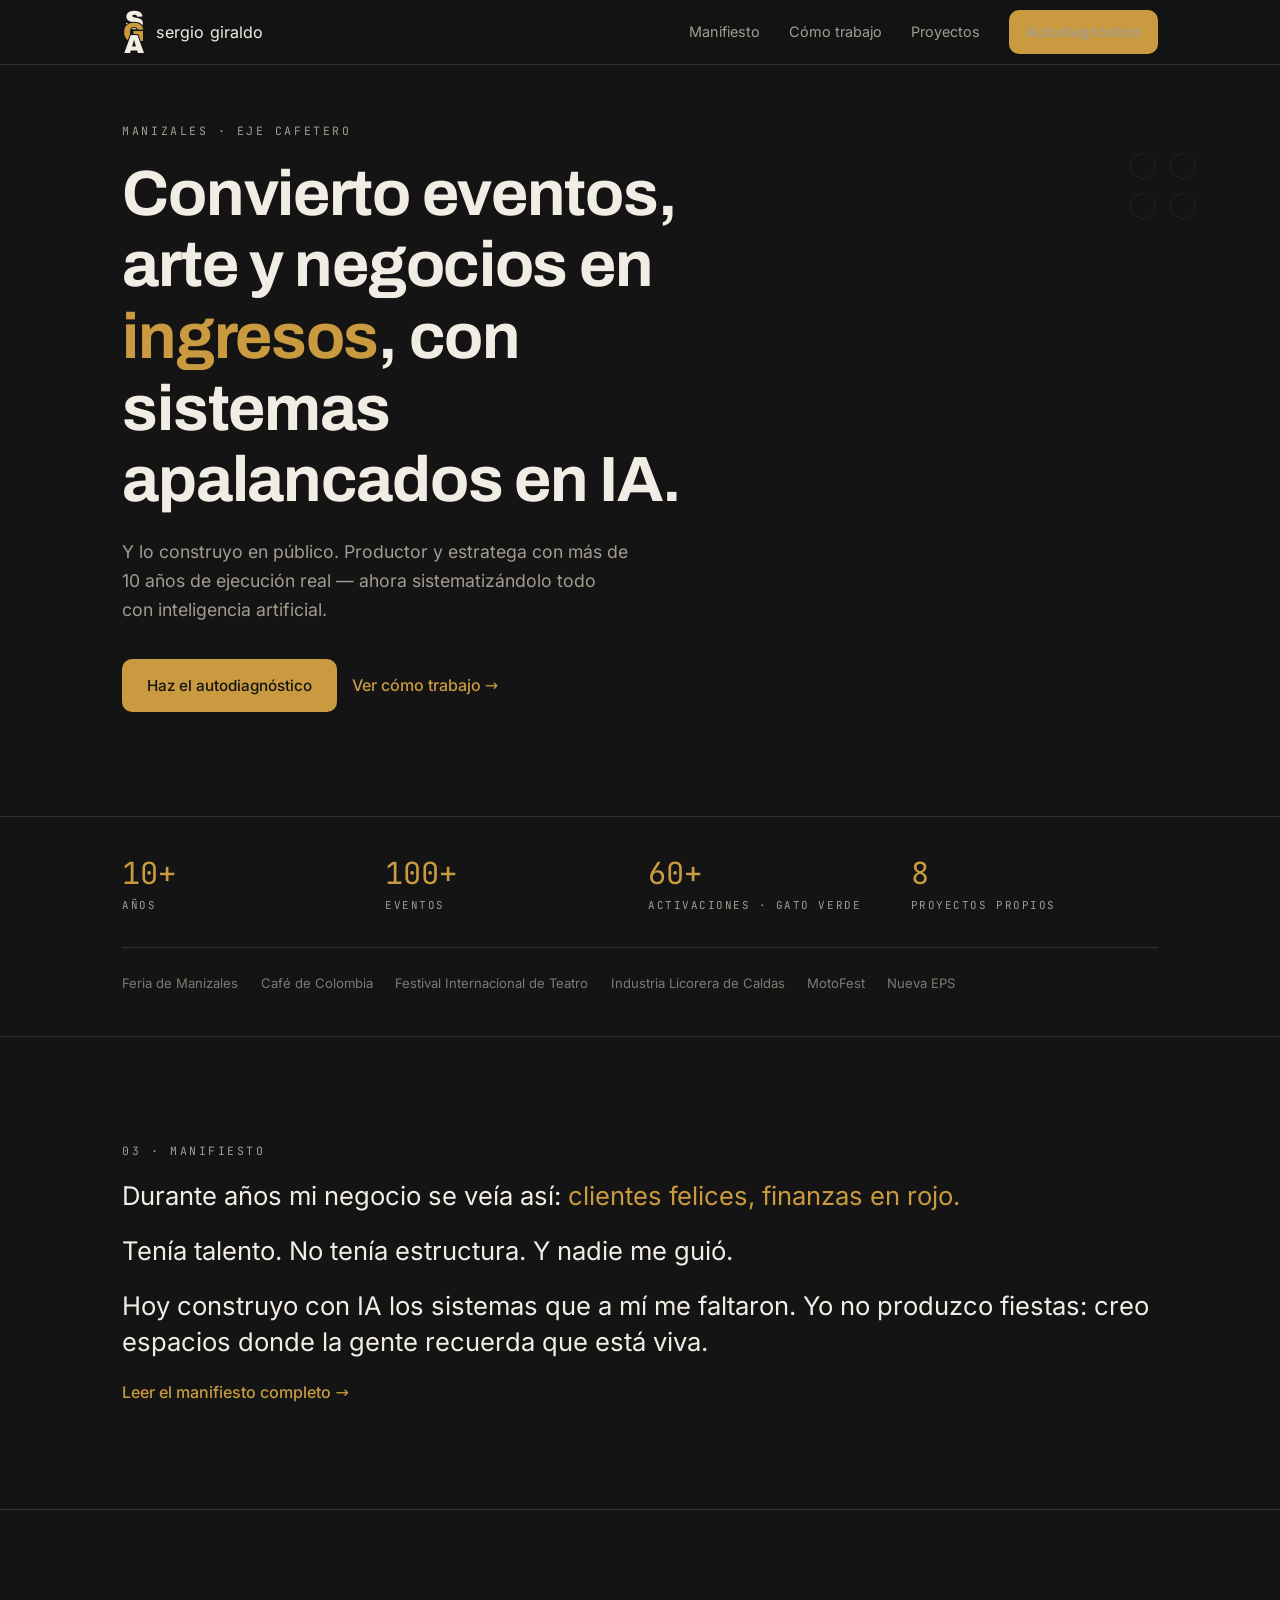
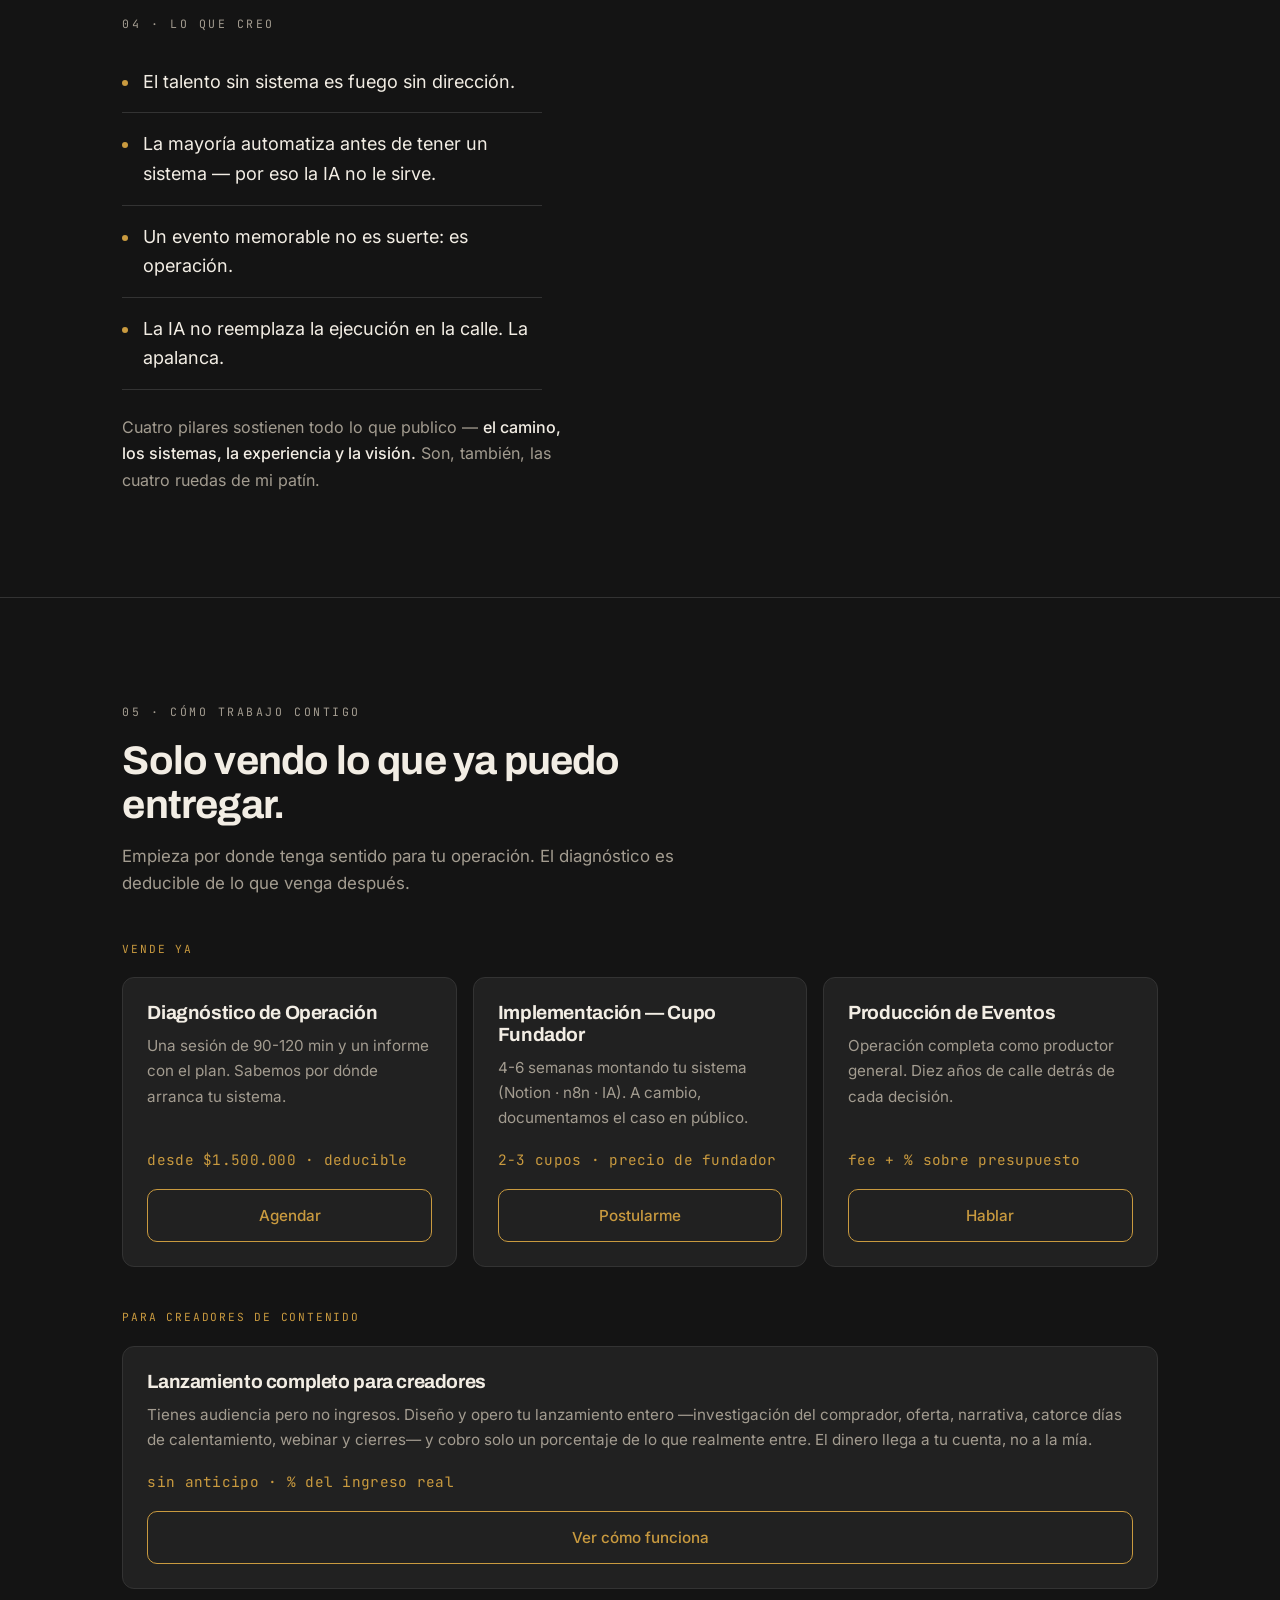
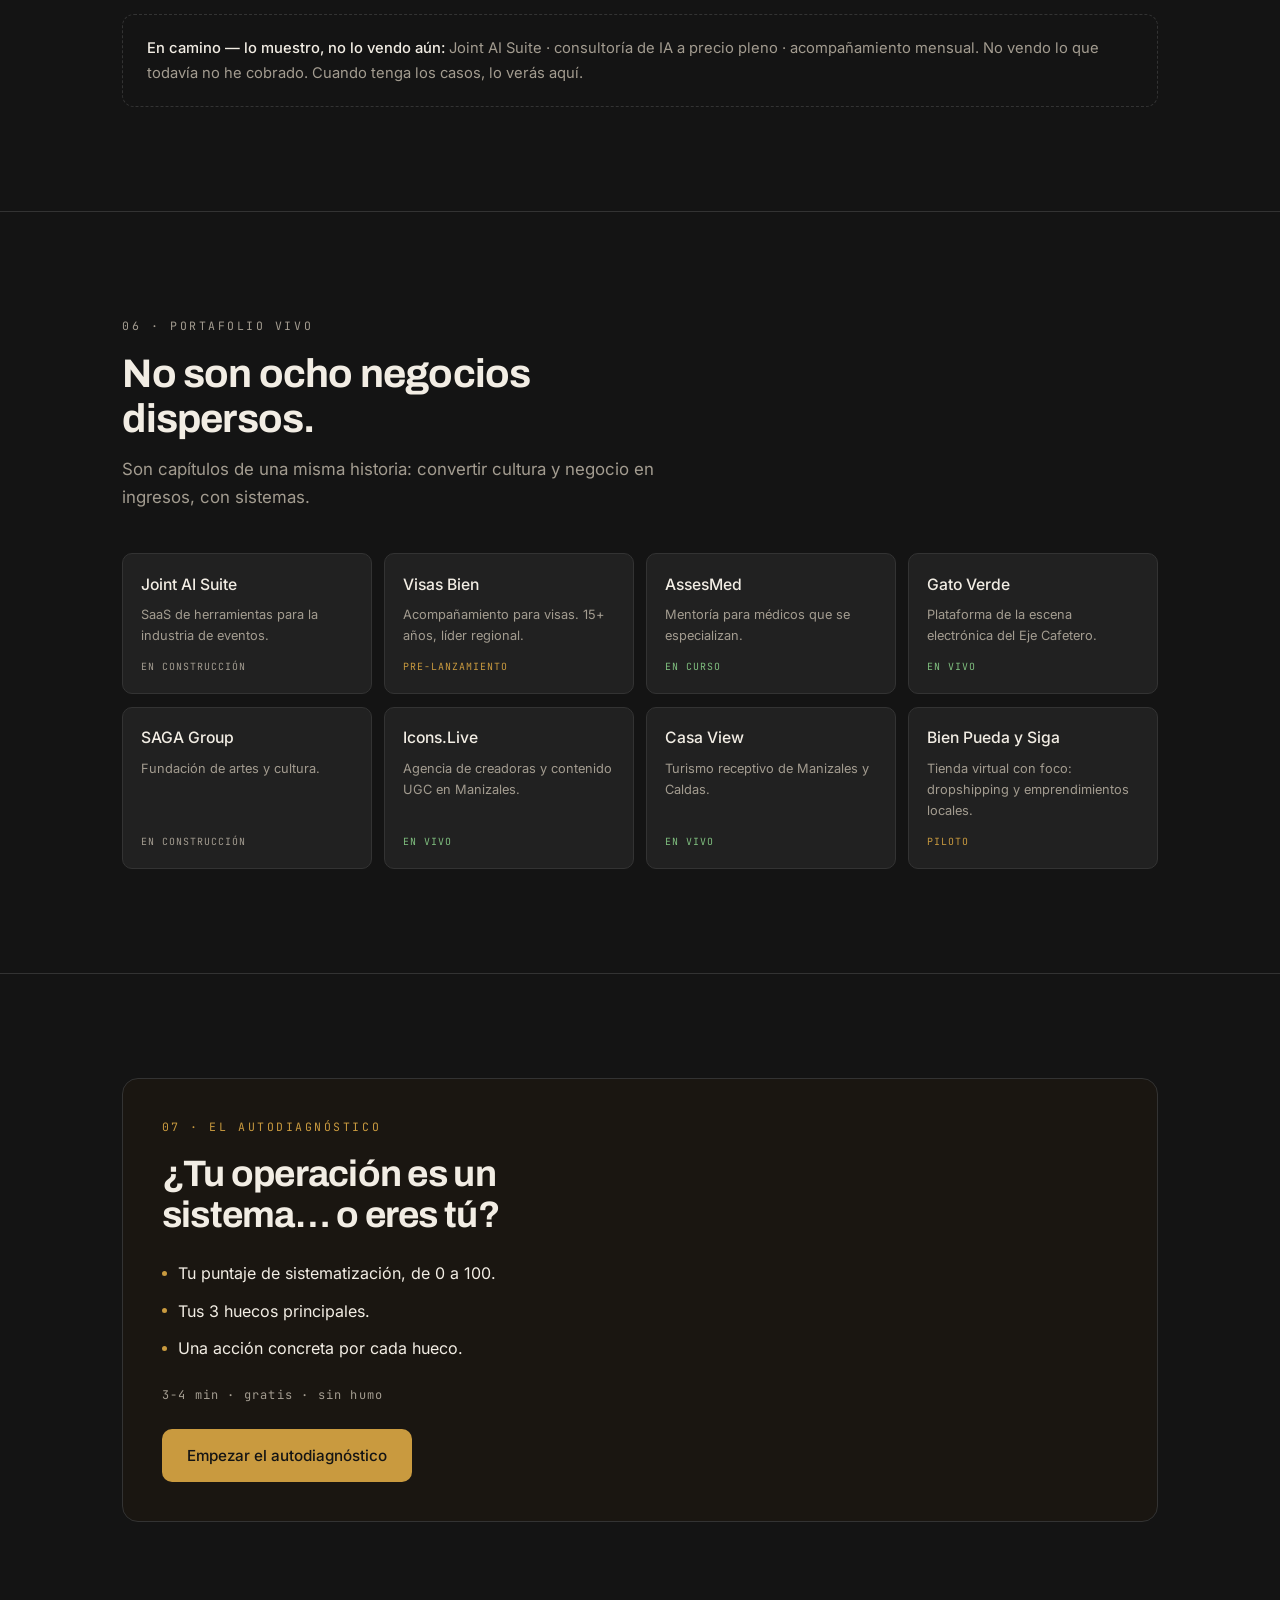
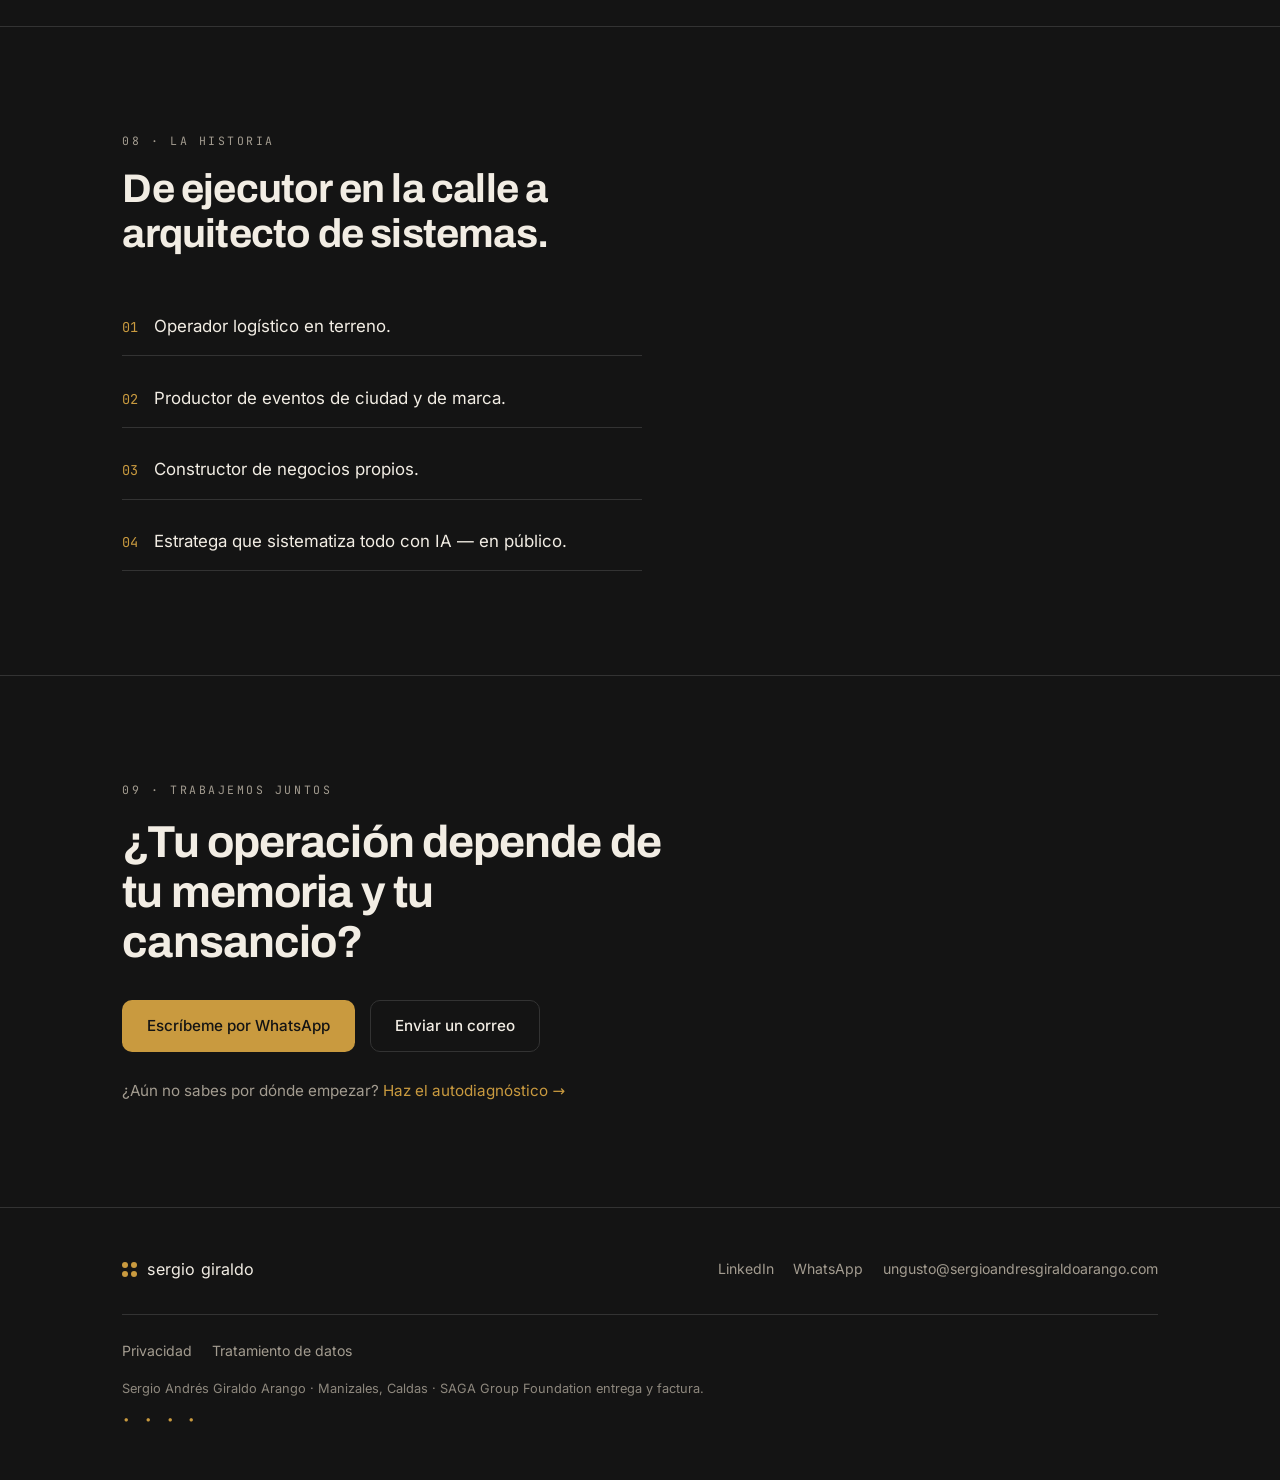
<file: index.html>
<!DOCTYPE html>
<html lang="es">
<head>
<meta charset="UTF-8">
<meta name="viewport" content="width=device-width, initial-scale=1.0">
<title>Sergio Giraldo · Convierto eventos y negocios en ingresos con sistemas de IA</title>
<meta name="description" content="Productor y estratega con 10+ años en el Eje Cafetero. Convierto eventos, arte y negocios en ingresos, con sistemas apalancados en IA — y lo construyo en público.">
<meta name="author" content="Sergio Andrés Giraldo Arango">

<meta property="og:type" content="website">
<meta property="og:title" content="Sergio Giraldo · Convierto eventos y negocios en ingresos con sistemas de IA">
<meta property="og:description" content="Productor y estratega. 10+ años en el Eje Cafetero. Sistematizo eventos y negocios con IA — y lo construyo en público.">
<meta property="og:url" content="https://sergioandresgiraldoarango.com/">
<meta property="og:image" content="https://sergioandresgiraldoarango.com/assets/img/og-image.png">
<meta name="twitter:card" content="summary_large_image">

<link rel="icon" href="/favicon.svg" type="image/svg+xml">
<!-- Fuentes auto-alojadas en /assets/fonts (ver @font-face en styles.css) -->
<link rel="stylesheet" href="/assets/css/styles.css">
</head>
<body>

<header class="site-header">
  <div class="wrap">
    <a class="brand" href="/" aria-label="Sergio Giraldo — inicio">
      <span class="mono-mark mono-mark--sm" aria-hidden="true"><span class="m-s">S</span><span class="m-g">G</span><span class="m-a">A</span></span>
      <span class="name">sergio giraldo</span>
    </a>
    <nav class="nav-links" aria-label="Navegación principal">
      <a href="#manifiesto">Manifiesto</a>
      <a href="#ofertas">Cómo trabajo</a>
      <a href="#proyectos">Proyectos</a>
      <a class="btn btn--laton btn--sm" href="/autodiagnostico.html">Autodiagnóstico</a>
    </nav>
  </div>
</header>

<main>

  <!-- 1. HERO -->
  <section class="hero" id="inicio">
    <div class="wrap">
      <div class="watermark" aria-hidden="true"><span></span><span></span><span></span><span></span></div>
      <span class="eyebrow">Manizales · Eje Cafetero</span>
      <h1>Convierto eventos, arte y negocios en <span class="acento">ingresos</span>, con sistemas apalancados en IA.</h1>
      <p class="sub">Y lo construyo en público. Productor y estratega con más de 10 años de ejecución real — ahora sistematizándolo todo con inteligencia artificial.</p>
      <div class="cta-row">
        <a class="btn btn--laton" href="/autodiagnostico.html">Haz el autodiagnóstico</a>
        <a class="link-arrow" href="#ofertas">Ver cómo trabajo →</a>
      </div>
    </div>
  </section>

  <!-- 2. FRANJA DE PRUEBA -->
  <section class="proof" aria-label="Trayectoria">
    <div class="wrap">
      <div class="proof-stats">
        <div class="stat"><div class="num">10+</div><div class="lbl">Años</div></div>
        <div class="stat"><div class="num">100+</div><div class="lbl">Eventos</div></div>
        <div class="stat"><div class="num">60+</div><div class="lbl">Activaciones · Gato Verde</div></div>
        <div class="stat"><div class="num">8</div><div class="lbl">Proyectos propios</div></div>
      </div>
      <div class="logos">
        <span>Feria de Manizales</span><span>Café de Colombia</span><span>Festival Internacional de Teatro</span><span>Industria Licorera de Caldas</span><span>MotoFest</span><span>Nueva EPS</span>
      </div>
    </div>
  </section>

  <!-- 3. MANIFIESTO -->
  <section class="manifiesto" id="manifiesto">
    <div class="wrap">
      <span class="eyebrow">03 · Manifiesto</span>
      <p>Durante años mi negocio se veía así: <span class="acento">clientes felices, finanzas en rojo.</span></p>
      <p>Tenía talento. No tenía estructura. Y nadie me guió.</p>
      <p>Hoy construyo con IA los sistemas que a mí me faltaron. Yo no produzco fiestas: creo espacios donde la gente recuerda que está viva.</p>
      <a class="link-arrow" href="/manifiesto.html">Leer el manifiesto completo →</a>
    </div>
  </section>

  <!-- 4. LO QUE CREO -->
  <section id="metodo">
    <div class="wrap">
      <span class="eyebrow">04 · Lo que creo</span>
      <ul class="creo-list">
        <li>El talento sin sistema es fuego sin dirección.</li>
        <li>La mayoría automatiza antes de tener un sistema — por eso la IA no le sirve.</li>
        <li>Un evento memorable no es suerte: es operación.</li>
        <li>La IA no reemplaza la ejecución en la calle. La apalanca.</li>
      </ul>
      <div class="spacer"></div>
      <p style="color:var(--piedra); max-width:44ch;">Cuatro pilares sostienen todo lo que publico — <strong style="color:var(--crema);font-weight:500;">el camino, los sistemas, la experiencia y la visión.</strong> Son, también, las cuatro ruedas de mi patín.</p>
    </div>
  </section>

  <!-- 5. OFERTAS -->
  <section id="ofertas">
    <div class="wrap">
      <div class="section-head">
        <span class="eyebrow">05 · Cómo trabajo contigo</span>
        <h2>Solo vendo lo que ya puedo entregar.</h2>
        <p>Empieza por donde tenga sentido para tu operación. El diagnóstico es deducible de lo que venga después.</p>
      </div>

      <span class="tier">Vende ya</span>
      <div class="cards cards--3">
        <div class="card">
          <h3>Diagnóstico de Operación</h3>
          <p class="desc">Una sesión de 90-120 min y un informe con el plan. Sabemos por dónde arranca tu sistema.</p>
          <div class="price">desde $1.500.000 · deducible</div>
          <a class="btn btn--line" href="#contacto">Agendar</a>
        </div>
        <div class="card">
          <h3>Implementación — Cupo Fundador</h3>
          <p class="desc">4-6 semanas montando tu sistema (Notion · n8n · IA). A cambio, documentamos el caso en público.</p>
          <div class="price">2-3 cupos · precio de fundador</div>
          <a class="btn btn--line" href="#contacto">Postularme</a>
        </div>
        <div class="card">
          <h3>Producción de Eventos</h3>
          <p class="desc">Operación completa como productor general. Diez años de calle detrás de cada decisión.</p>
          <div class="price">fee + % sobre presupuesto</div>
          <a class="btn btn--line" href="#contacto">Hablar</a>
        </div>
      </div>

      <span class="tier" style="margin-top:2.6rem">Para creadores de contenido</span>
      <div class="cards">
        <div class="card">
          <h3>Lanzamiento completo para creadores</h3>
          <p class="desc">Tienes audiencia pero no ingresos. Diseño y opero tu lanzamiento entero —investigación del comprador, oferta, narrativa, catorce días de calentamiento, webinar y cierres— y cobro solo un porcentaje de lo que realmente entre. El dinero llega a tu cuenta, no a la mía.</p>
          <div class="price">sin anticipo · % del ingreso real</div>
          <a class="btn btn--line" href="/creadores.html">Ver cómo funciona</a>
        </div>
      </div>

      <div class="muestra">
        <strong>En camino — lo muestro, no lo vendo aún:</strong> Joint AI Suite · consultoría de IA a precio pleno · acompañamiento mensual. No vendo lo que todavía no he cobrado. Cuando tenga los casos, lo verás aquí.
      </div>
    </div>
  </section>

  <!-- 6. PROYECTOS -->
  <section id="proyectos">
    <div class="wrap">
      <div class="section-head">
        <span class="eyebrow">06 · Portafolio vivo</span>
        <h2>No son ocho negocios dispersos.</h2>
        <p>Son capítulos de una misma historia: convertir cultura y negocio en ingresos, con sistemas.</p>
      </div>
      <div class="proj-grid">
        <a class="proj" href="https://jointventure.com.co" target="_blank" rel="noopener"><span class="pname">Joint AI Suite</span><span class="pwhat">SaaS de herramientas para la industria de eventos.</span><span class="pstate constr">En construcción</span></a>
        <a class="proj" href="https://visasbien.com" target="_blank" rel="noopener"><span class="pname">Visas Bien</span><span class="pwhat">Acompañamiento para visas. 15+ años, líder regional.</span><span class="pstate piloto">Pre-lanzamiento</span></a>
        <a class="proj" href="https://assesmed.co" target="_blank" rel="noopener"><span class="pname">AssesMed</span><span class="pwhat">Mentoría para médicos que se especializan.</span><span class="pstate vivo">En curso</span></a>
        <a class="proj" href="https://gatoverdemanizales.com" target="_blank" rel="noopener"><span class="pname">Gato Verde</span><span class="pwhat">Plataforma de la escena electrónica del Eje Cafetero.</span><span class="pstate vivo">En vivo</span></a>
        <a class="proj" href="https://sagagroup.org" target="_blank" rel="noopener"><span class="pname">SAGA Group</span><span class="pwhat">Fundación de artes y cultura.</span><span class="pstate constr">En construcción</span></a>
        <a class="proj" href="https://icons.live" target="_blank" rel="noopener"><span class="pname">Icons.Live</span><span class="pwhat">Agencia de creadoras y contenido UGC en Manizales.</span><span class="pstate vivo">En vivo</span></a>
        <a class="proj" href="https://casaview.co" target="_blank" rel="noopener"><span class="pname">Casa View</span><span class="pwhat">Turismo receptivo de Manizales y Caldas.</span><span class="pstate vivo">En vivo</span></a>
        <a class="proj" href="https://bienpuedaysiga.com" target="_blank" rel="noopener"><span class="pname">Bien Pueda y Siga</span><span class="pwhat">Tienda virtual con foco: dropshipping y emprendimientos locales.</span><span class="pstate piloto">Piloto</span></a>
      </div>
    </div>
  </section>

  <!-- 7. AUTODIAGNÓSTICO -->
  <section id="diagnostico">
    <div class="wrap">
      <div class="diag-block">
        <span class="eyebrow" style="color:var(--laton)">07 · El autodiagnóstico</span>
        <h2>¿Tu operación es un sistema… o eres tú?</h2>
        <ul class="diag-bullets">
          <li>Tu puntaje de sistematización, de 0 a 100.</li>
          <li>Tus 3 huecos principales.</li>
          <li>Una acción concreta por cada hueco.</li>
        </ul>
        <p class="meta">3-4 min · gratis · sin humo</p>
        <div class="spacer"></div>
        <a class="btn btn--laton" href="/autodiagnostico.html">Empezar el autodiagnóstico</a>
      </div>
    </div>
  </section>

  <!-- 8. HISTORIA -->
  <section id="historia">
    <div class="wrap">
      <div class="section-head">
        <span class="eyebrow">08 · La historia</span>
        <h2>De ejecutor en la calle a arquitecto de sistemas.</h2>
      </div>
      <div class="arco">
        <div class="hito"><span class="n">01</span><span class="t">Operador logístico en terreno.</span></div>
        <div class="hito"><span class="n">02</span><span class="t">Productor de eventos de ciudad y de marca.</span></div>
        <div class="hito"><span class="n">03</span><span class="t">Constructor de negocios propios.</span></div>
        <div class="hito"><span class="n">04</span><span class="t">Estratega que sistematiza todo con IA — en público.</span></div>
      </div>
    </div>
  </section>

  <!-- 9. CONTACTO -->
  <section class="contacto" id="contacto">
    <div class="wrap">
      <span class="eyebrow">09 · Trabajemos juntos</span>
      <h2>¿Tu operación depende de tu memoria y tu cansancio?</h2>
      <div class="cta-row">
        <a class="btn btn--laton" href="https://wa.me/573154701001" target="_blank" rel="noopener">Escríbeme por WhatsApp</a>
        <a class="btn btn--ghost" href="mailto:ungusto@sergioandresgiraldoarango.com">Enviar un correo</a>
      </div>
      <p class="directo">¿Aún no sabes por dónde empezar? <a href="/autodiagnostico.html">Haz el autodiagnóstico →</a></p>
    </div>
  </section>

</main>

<footer class="site-footer">
  <div class="wrap">
    <div class="top">
      <a class="brand" href="/">
        <span class="dots" aria-hidden="true"><span></span><span></span><span></span><span></span></span>
        <span class="name">sergio giraldo</span>
      </a>
      <div class="flinks">
        <a href="https://www.linkedin.com/in/sergioandresgiraldoarango" target="_blank" rel="noopener">LinkedIn</a>
        <a href="https://wa.me/573154701001" target="_blank" rel="noopener">WhatsApp</a>
        <a href="mailto:ungusto@sergioandresgiraldoarango.com">ungusto@sergioandresgiraldoarango.com</a>
      </div>
    </div>
    <div class="legal">
      <a href="/privacidad.html">Privacidad</a>
      <a href="/tratamiento-de-datos.html">Tratamiento de datos</a>
    </div>
    <p class="fine">Sergio Andrés Giraldo Arango · Manizales, Caldas · SAGA Group Foundation entrega y factura.</p>
    <p class="sign">• • • •</p>
  </div>
</footer>

</body>
</html>
</file>
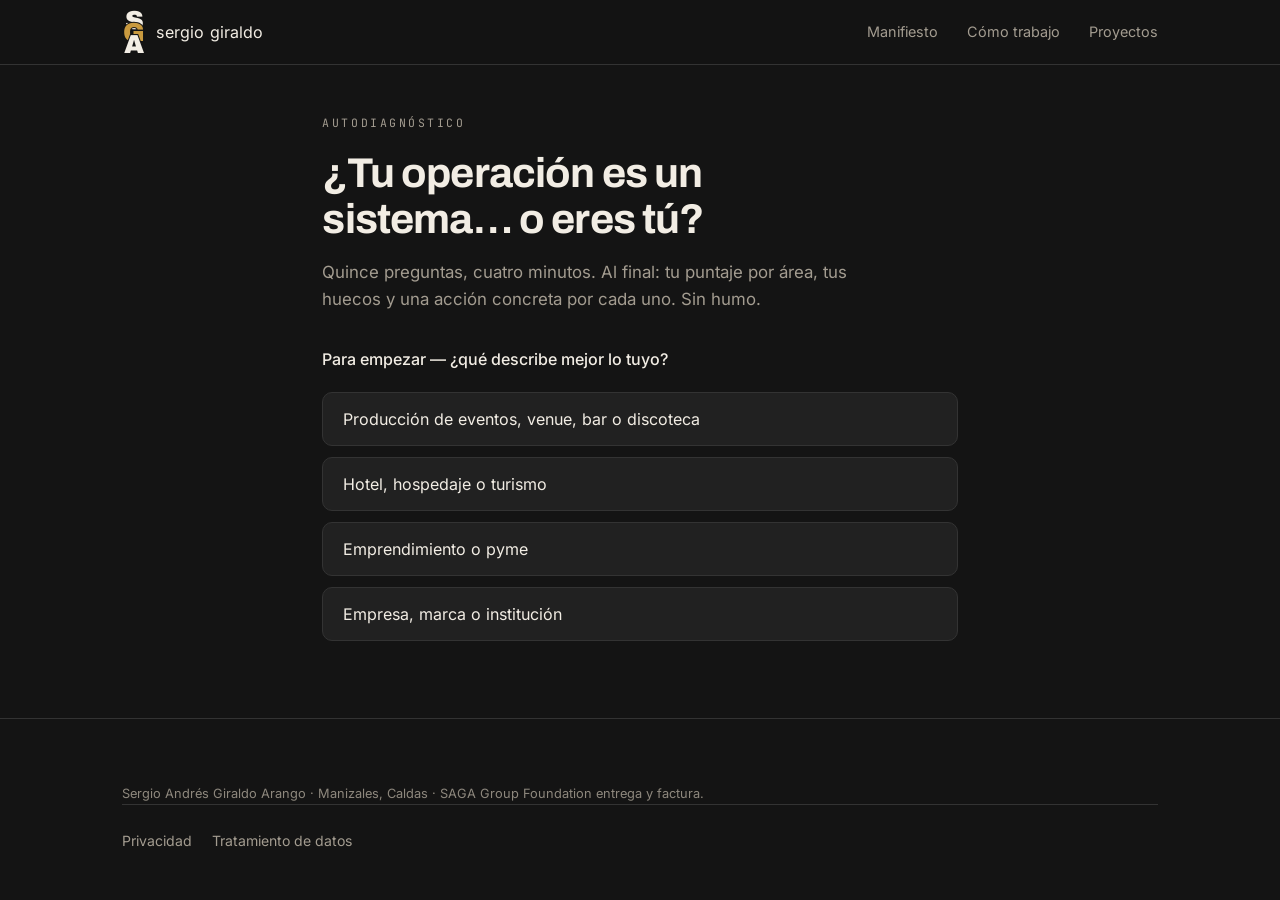
<file: autodiagnostico.html>
<!DOCTYPE html>
<html lang="es">
<head>
<meta charset="UTF-8">
<meta name="viewport" content="width=device-width, initial-scale=1.0">
<title>Autodiagnóstico · ¿Tu operación es un sistema… o eres tú? — Sergio Giraldo</title>
<meta name="description" content="Test de 3-4 minutos: descubre qué tan sistematizada está tu operación, tus 3 huecos principales y una acción concreta para cada uno.">
<meta name="robots" content="index,follow">
<link rel="icon" href="/favicon.svg" type="image/svg+xml">
<!-- Fuentes auto-alojadas en /assets/fonts (ver @font-face en styles.css) -->
<link rel="stylesheet" href="/assets/css/styles.css">
<style>
  .diag-shell { min-height: 100vh; display: flex; flex-direction: column; }
  .diag-main { flex: 1; display: flex; align-items: flex-start; }
  .diag-main .wrap { width: 100%; max-width: 680px; padding-top: 3rem; padding-bottom: 4rem; }
  .paso h1 { font-size: clamp(1.7rem, 5vw, 2.6rem); margin: 0.5rem 0 1rem; max-width: 18ch; }
  .paso .sub { color: var(--piedra); font-size: 1.05rem; max-width: 48ch; margin-bottom: 2rem; }
  .q-label { color: var(--crema); font-weight: 500; margin-bottom: 1.2rem; }
  .q-label.grande { font-family: var(--f-titular); font-weight: 600; font-size: clamp(1.3rem, 4vw, 1.9rem); line-height: 1.3; letter-spacing: -0.01em; max-width: 24ch; }
  .opciones { display: grid; gap: 0.7rem; }
  .opcion {
    text-align: left; background: var(--grafito); color: var(--crema);
    border: 1px solid var(--grafito-claro); border-radius: 10px;
    padding: 1rem 1.2rem; font-family: var(--f-cuerpo); font-size: 1rem; cursor: pointer;
    transition: border-color .15s, background .15s;
  }
  .opcion:hover { border-color: var(--laton); }
  .opcion.sel { border-color: var(--laton); background: var(--carbon-calido); }
  .progress { height: 3px; background: var(--grafito-claro); border-radius: 3px; overflow: hidden; margin-bottom: 1.6rem; }
  .progress span { display: block; height: 100%; background: var(--laton); transition: width .3s ease; }
  .contador { font-size: 0.72rem; color: var(--piedra); margin-bottom: 1rem; }
  .volver { margin-top: 1.4rem; background: none; border: 0; color: var(--piedra); font-family: var(--f-cuerpo); font-size: 0.9rem; cursor: pointer; }
  .volver:hover { color: var(--crema); }

  .resultado .score { display: flex; align-items: baseline; gap: 6px; margin: 0.4rem 0; }
  .score-num { font-size: clamp(3rem, 12vw, 5rem); color: var(--laton); line-height: 1; }
  .score-max { font-size: 1.4rem; color: var(--piedra); }
  .huecos-titulo { font-size: 1.3rem; margin: 2.5rem 0 1.2rem; }
  .huecos { display: grid; gap: 0.9rem; }
  .hueco { background: var(--grafito); border: 1px solid var(--grafito-claro); border-left: 3px solid var(--laton); border-radius: 0 10px 10px 0; padding: 1.3rem 1.4rem; }
  .hueco-top { display: flex; gap: 0.7rem; align-items: baseline; margin-bottom: 0.6rem; }
  .hueco-n { color: var(--laton); font-size: 0.8rem; }
  .hueco-nombre { font-weight: 500; }
  .hueco-pts { color: var(--piedra); font-size: 0.75rem; }
  .hueco-desc { color: var(--piedra); margin-bottom: 0.7rem; }
  .hueco-accion { font-size: 0.98rem; }

  .captura-box { margin-top: 2.6rem; padding-top: 2.2rem; border-top: 1px solid var(--grafito-claro); }
  .captura-box h2 { font-size: 1.4rem; max-width: 22ch; }
  .form { display: grid; gap: 1rem; margin-top: 1.6rem; max-width: 440px; }
  .campo { display: grid; gap: 0.35rem; }
  .campo label { font-size: 0.82rem; color: var(--piedra); }
  .campo input {
    background: var(--carbon); border: 1px solid var(--grafito-claro); border-radius: 8px;
    padding: 0.75rem 0.9rem; color: var(--crema); font-family: var(--f-cuerpo); font-size: 1rem;
  }
  .campo input:focus { outline: none; border-color: var(--laton); }
  .check { display: flex; gap: 0.6rem; align-items: flex-start; font-size: 0.85rem; color: var(--piedra); line-height: 1.5; }
  .check input { margin-top: 3px; accent-color: var(--laton); flex: 0 0 auto; }
  .check a { color: var(--laton); }
  .hp { position: absolute; left: -5000px; }
  .cta-diag { margin-top: 2.4rem; padding: 1.5rem; background: var(--carbon-calido); border: 1px solid var(--grafito-claro); border-radius: 12px; }
  .cta-diag p { margin-bottom: 1rem; font-family: var(--f-titular); font-weight: 600; font-size: 1.2rem; }

  .dims { margin: 1.8rem 0 0.5rem; display: grid; gap: 0.6rem; }
  .dim-row { display: grid; grid-template-columns: 96px 1fr 34px; align-items: center; gap: 10px; }
  .dim-name { font-size: 0.82rem; color: var(--piedra); }
  .dim-bar { height: 8px; background: var(--grafito); border-radius: 5px; overflow: hidden; }
  .dim-bar span { display: block; height: 100%; background: var(--laton); border-radius: 5px; }
  .dim-val { font-size: 0.78rem; color: var(--crema); text-align: right; }

  .fortaleza { margin: 2rem 0 0.5rem; padding: 1.1rem 1.3rem; border: 1px solid #2f4a33; border-left: 3px solid #7FBF7F; border-radius: 0 10px 10px 0; background: #16201780; }
  .f-lbl { font-size: 0.68rem; letter-spacing: 0.12em; color: #7FBF7F; display: block; margin-bottom: 0.4rem; }
  .fortaleza p { color: var(--crema); }

  .hueco-desbloquea { font-size: 0.92rem; color: var(--piedra); margin-top: 0.5rem; }
  .alerta { background: var(--carbon-calido); border: 1px solid var(--grafito-claro); border-left: 3px solid var(--laton); border-radius: 0 10px 10px 0; padding: 1rem 1.3rem; margin-bottom: 0.7rem; }
  .alerta p { color: var(--crema); }
  .riesgo-box { margin: 1.8rem 0; padding: 1.2rem 1.3rem; border: 1px solid var(--grafito-claro); border-radius: 10px; }
  .riesgo-lbl { font-size: 0.68rem; letter-spacing: 0.12em; color: var(--laton); display: block; margin-bottom: 0.4rem; }
  .riesgo-box p { color: var(--piedra); }

  .campo select { background: var(--carbon); border: 1px solid var(--grafito-claro); border-radius: 8px; padding: 0.75rem 0.9rem; color: var(--crema); font-family: var(--f-cuerpo); font-size: 1rem; }
  .campo select:focus { outline: none; border-color: var(--laton); }
</style>
</head>
<body>
<div class="diag-shell">

  <header class="site-header">
    <div class="wrap">
      <a class="brand" href="/" aria-label="Sergio Giraldo — inicio">
        <span class="mono-mark mono-mark--sm" aria-hidden="true"><span class="m-s">S</span><span class="m-g">G</span><span class="m-a">A</span></span>
        <span class="name">sergio giraldo</span>
      </a>
      <nav class="nav-links" aria-label="Navegación principal">
        <a href="/#manifiesto">Manifiesto</a>
        <a href="/#ofertas">Cómo trabajo</a>
        <a href="/#proyectos">Proyectos</a>
      </nav>
    </div>
  </header>

  <main class="diag-main">
    <div class="wrap">
      <div id="app" aria-live="polite"><noscript><p>Este autodiagnóstico necesita JavaScript activado.</p></noscript></div>
    </div>
  </main>

  <footer class="site-footer">
    <div class="wrap">
      <p class="fine">Sergio Andrés Giraldo Arango · Manizales, Caldas · SAGA Group Foundation entrega y factura.</p>
      <div class="legal"><a href="/privacidad.html">Privacidad</a><a href="/tratamiento-de-datos.html">Tratamiento de datos</a></div>
    </div>
  </footer>

</div>
<script src="/assets/js/diagnostico.js"></script>
</body>
</html>
</file>
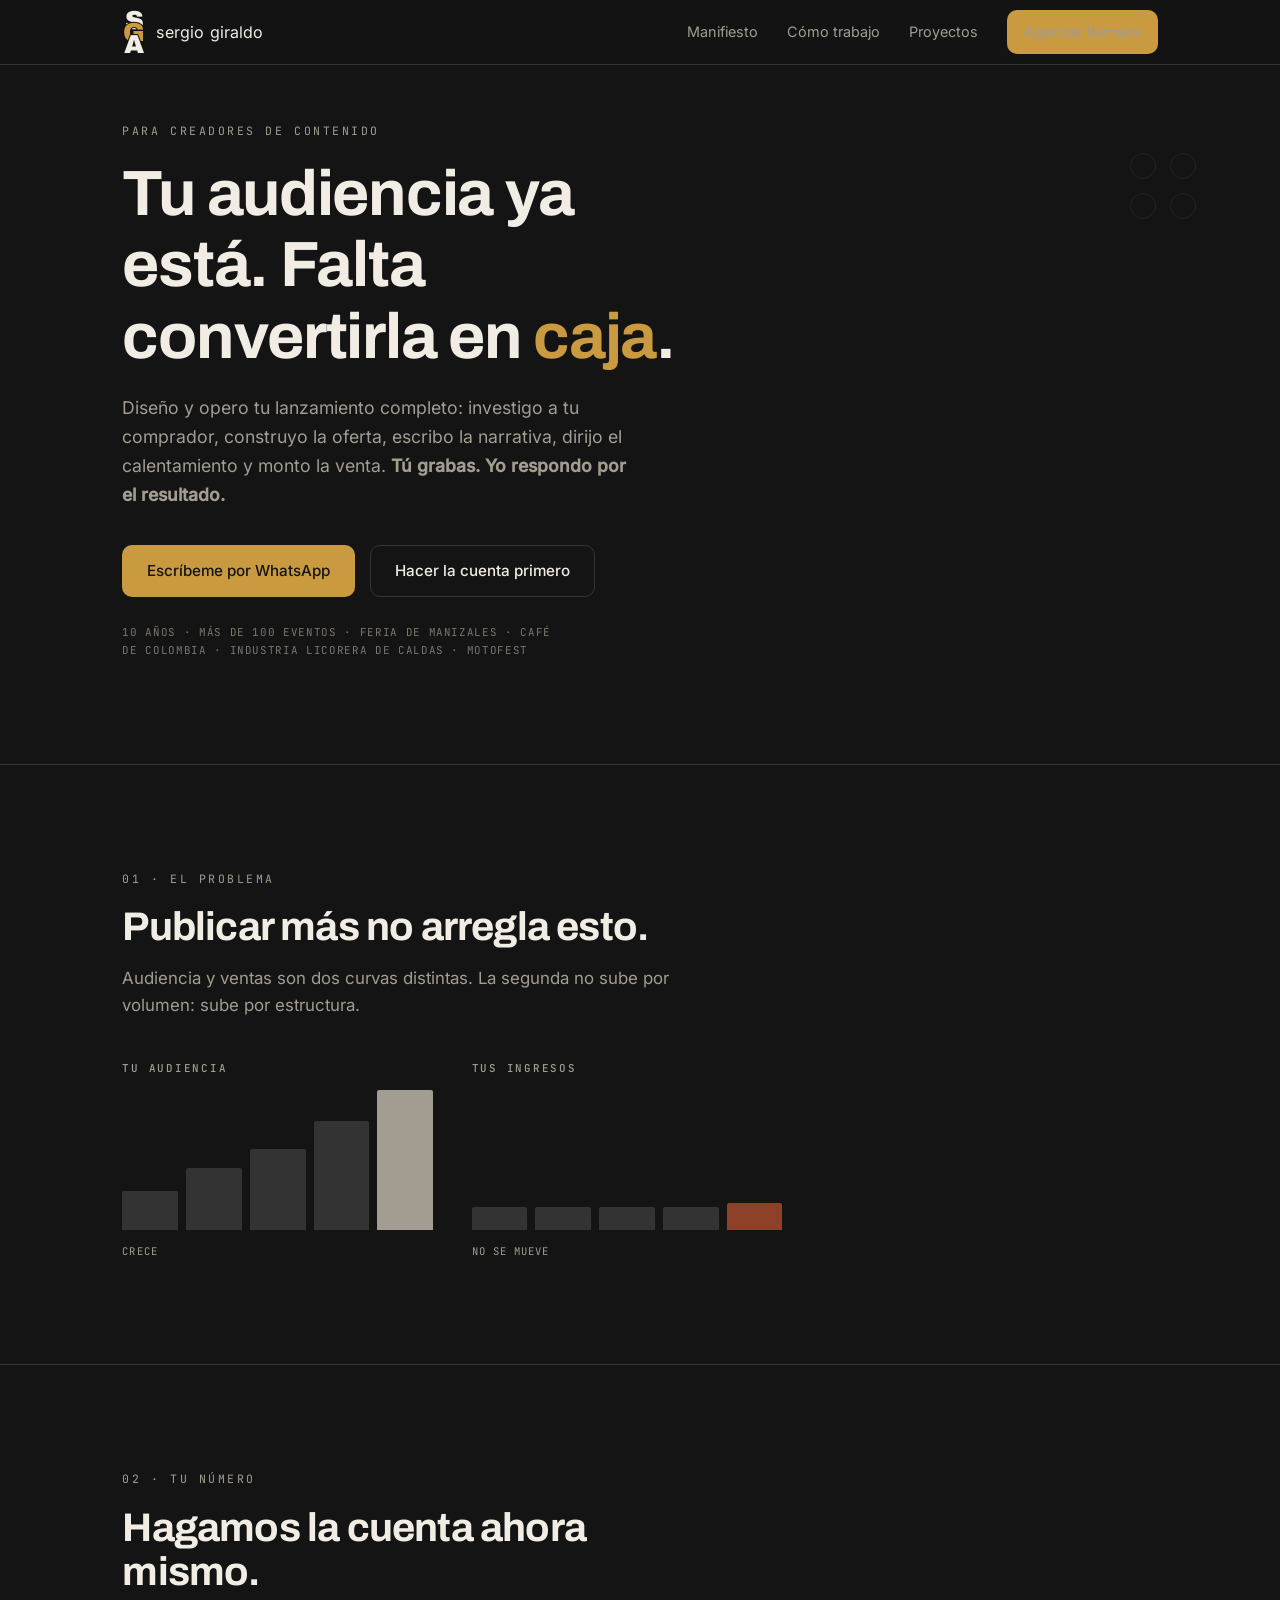
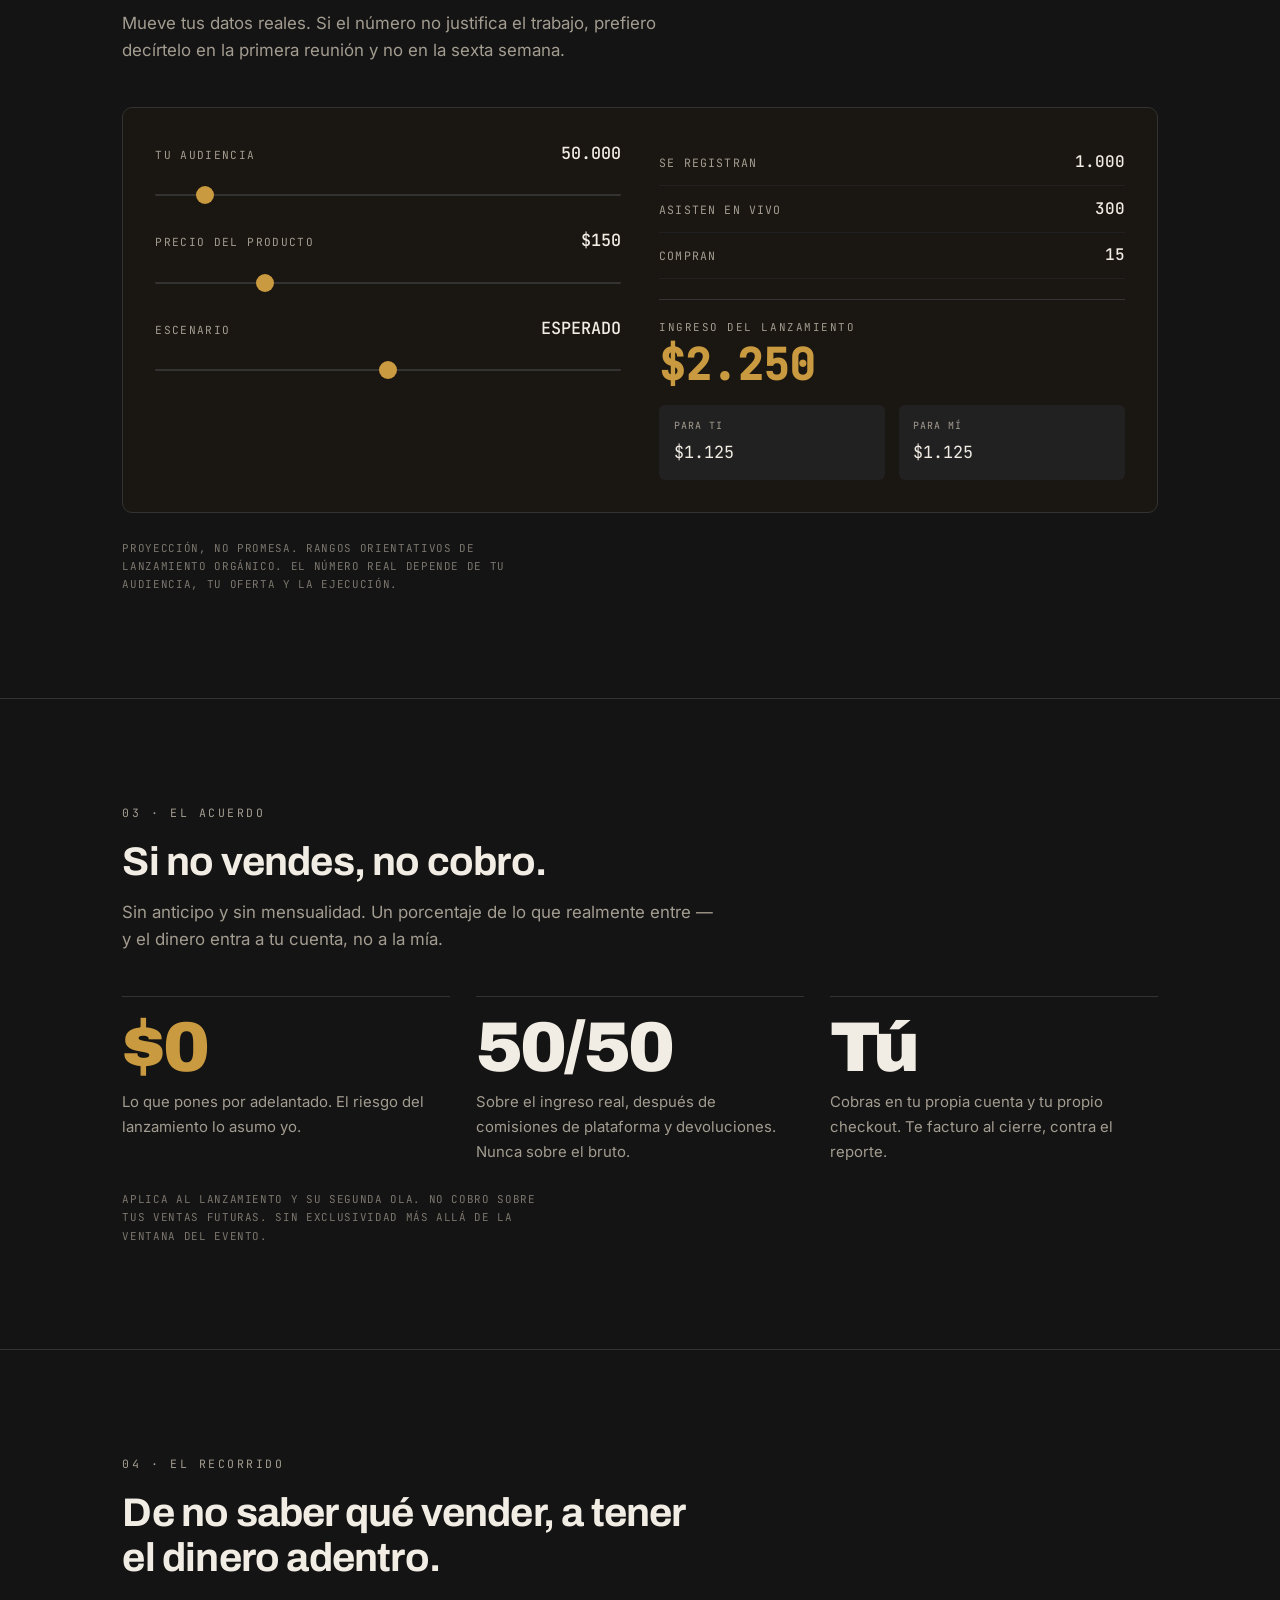
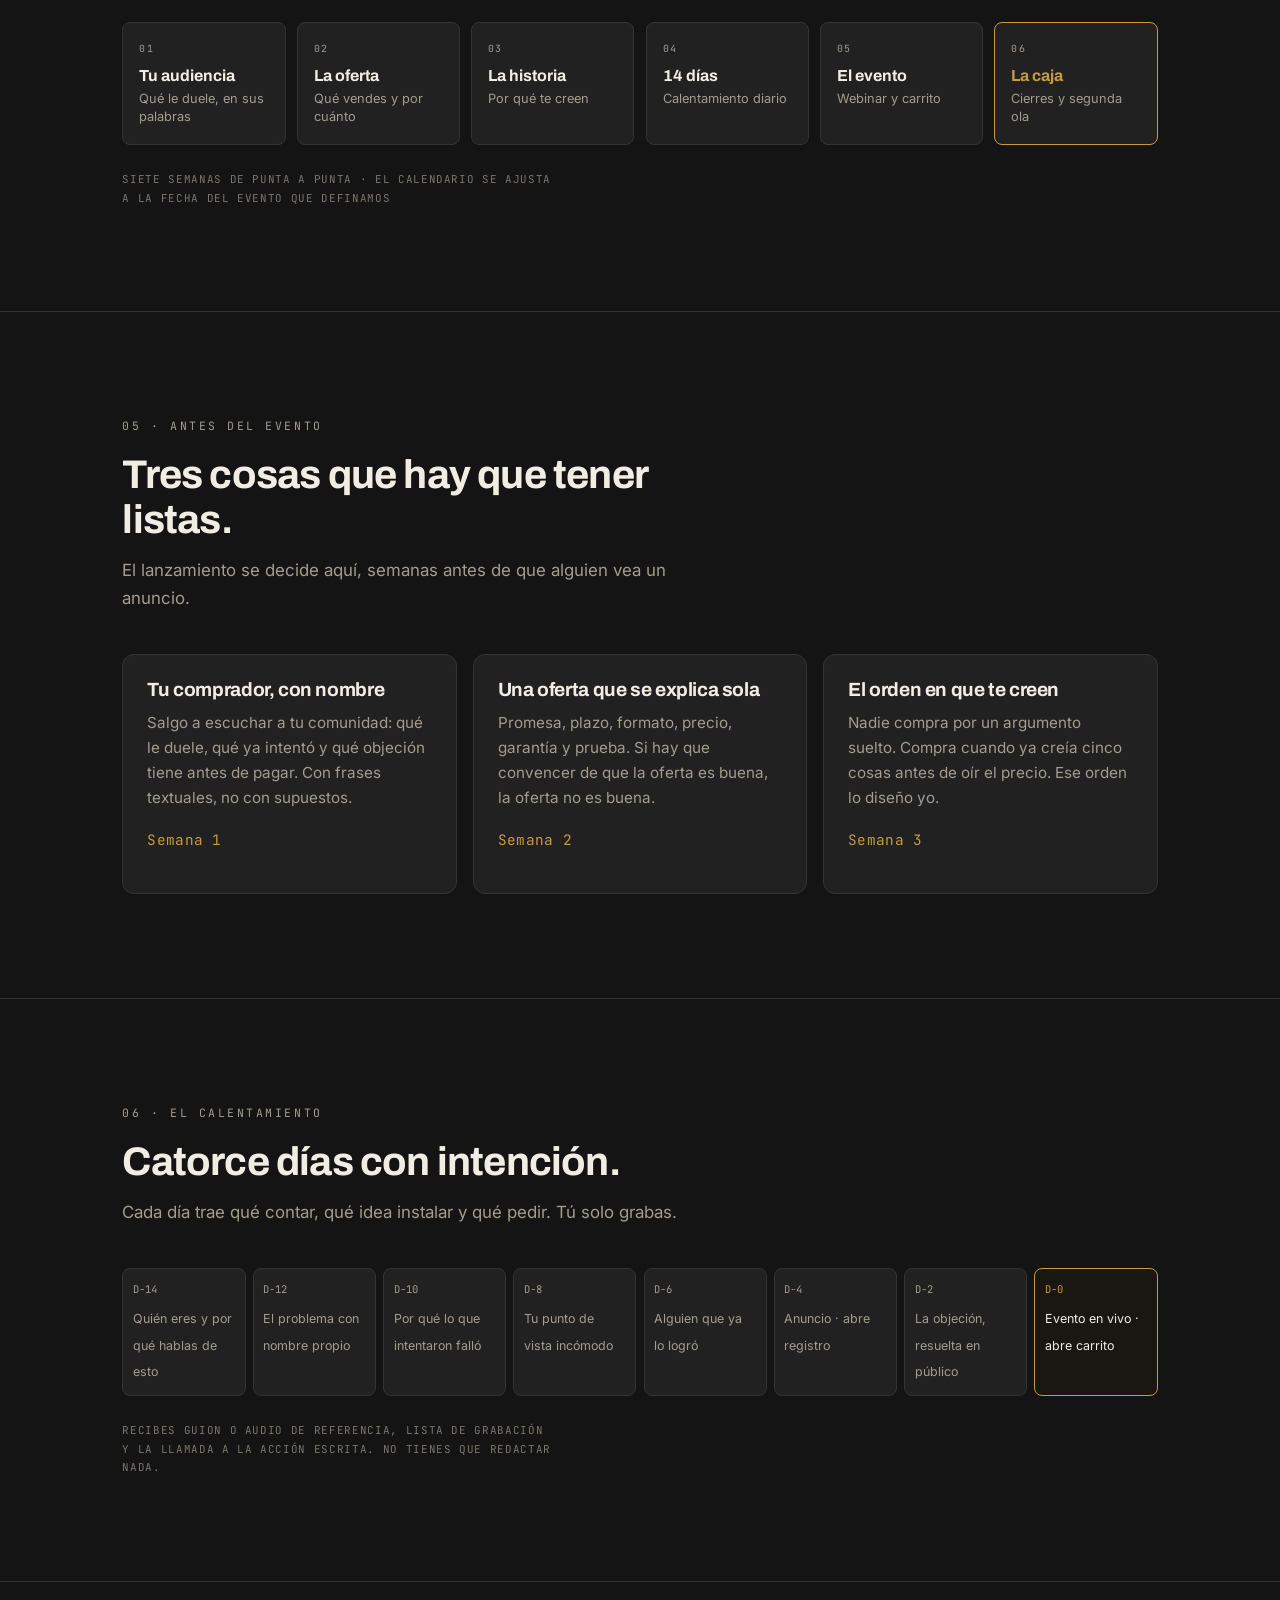
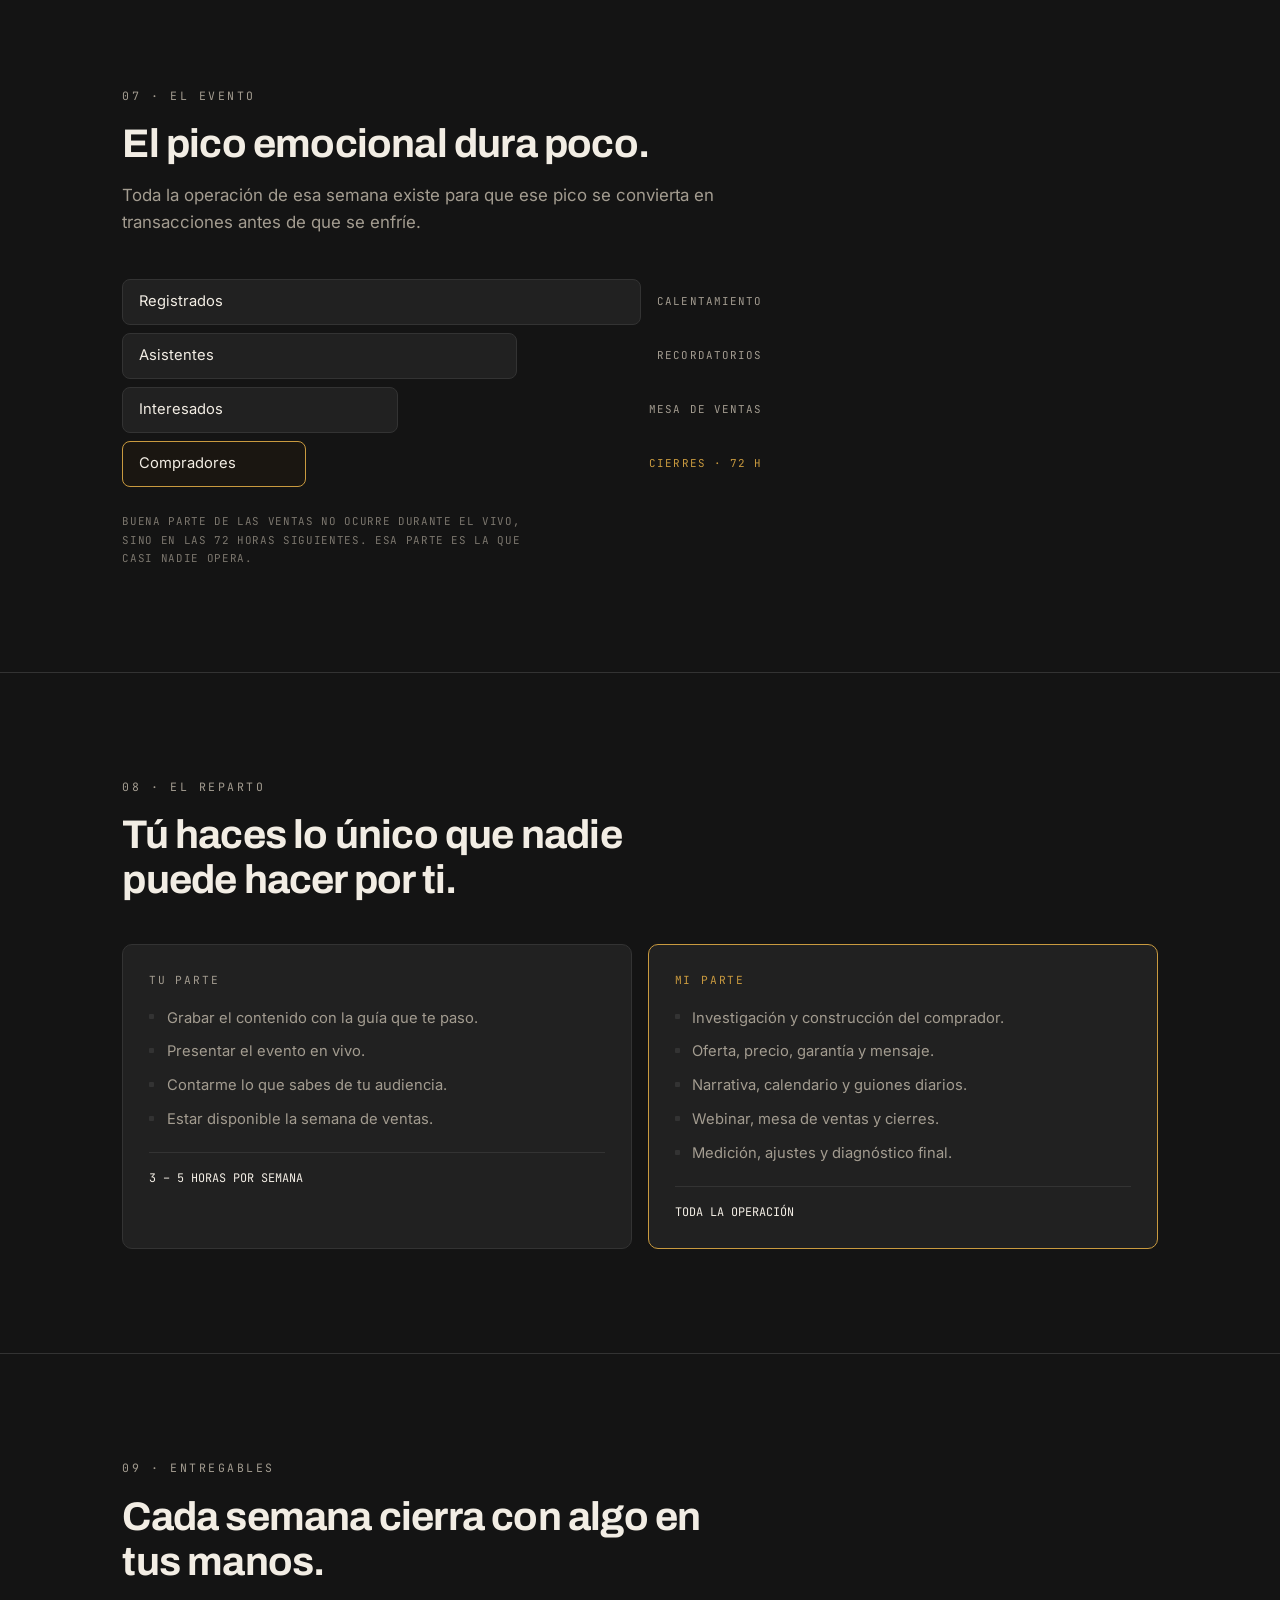
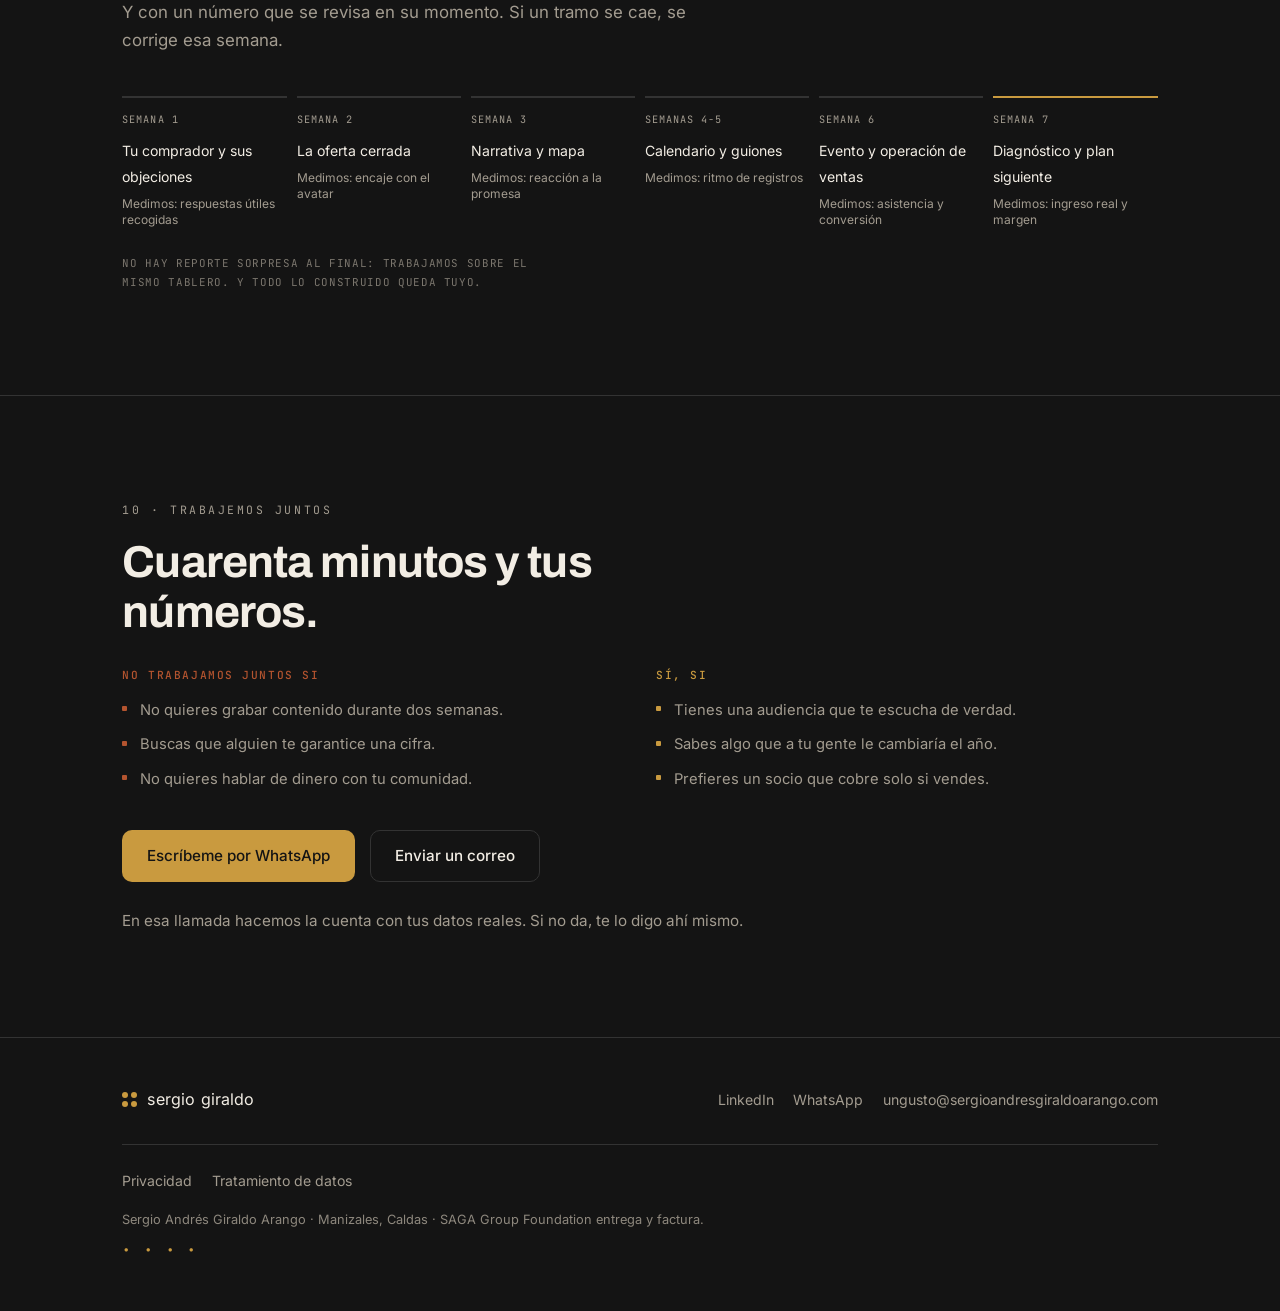
<file: creadores.html>
<!DOCTYPE html>
<html lang="es">
<head>
<meta charset="UTF-8">
<meta name="viewport" content="width=device-width, initial-scale=1.0">
<title>Sergio Giraldo · Convierto la audiencia de creadores en ingresos</title>
<meta name="description" content="Diseño y opero el lanzamiento completo de creadores de contenido: investigación de audiencia, oferta, narrativa, calentamiento y monetización. Cobro solo un porcentaje de lo que entre.">
<meta name="author" content="Sergio Andrés Giraldo Arango">

<meta property="og:type" content="website">
<meta property="og:title" content="Sergio Giraldo · De audiencia a caja">
<meta property="og:description" content="Tu audiencia ya está. Falta el sistema que la convierte en caja. Tú grabas, yo respondo por el resultado — y cobro solo si vendes.">
<meta property="og:url" content="https://sergioandresgiraldoarango.com/creadores.html">
<meta property="og:image" content="https://sergioandresgiraldoarango.com/assets/img/og-image.png">
<meta name="twitter:card" content="summary_large_image">

<link rel="icon" href="/favicon.svg" type="image/svg+xml">
<link rel="stylesheet" href="/assets/css/styles.css">

<style>
  /* Piezas propias de esta página. Todo sale de las variables de styles.css. */

  .lead { color: var(--piedra); font-size: 1.08rem; max-width: 56ch; }
  .lead b { color: var(--crema); font-weight: 600; }

  .micro {
    font-family: var(--f-mono); font-size: 0.68rem; letter-spacing: 0.06em;
    color: var(--piedra); opacity: 0.72; line-height: 1.7; max-width: 62ch;
    text-transform: uppercase; margin-top: 1.6rem;
  }

  /* --- barras del problema --- */
  .comparador { display: grid; grid-template-columns: repeat(2, 1fr); gap: 2.4rem; max-width: 660px; }
  .col-graf h3 {
    font-family: var(--f-mono); font-size: 0.68rem; letter-spacing: 0.16em;
    text-transform: uppercase; color: var(--piedra); margin-bottom: 1rem; font-weight: 500;
  }
  .barras { display: flex; align-items: flex-end; gap: 0.5rem; height: 140px; }
  .barras span { flex: 1; background: var(--grafito-claro); border-radius: 2px 2px 0 0; }
  .barras.sube span:nth-child(1){height:28%} .barras.sube span:nth-child(2){height:44%}
  .barras.sube span:nth-child(3){height:58%} .barras.sube span:nth-child(4){height:78%}
  .barras.sube span:nth-child(5){height:100%; background: var(--piedra);}
  .barras.plana span { height: 16%; }
  .barras.plana span:nth-child(5){ height: 19%; background: #8C4128; }
  .pie-graf {
    font-family: var(--f-mono); font-size: 0.66rem; letter-spacing: 0.1em;
    color: var(--piedra); margin-top: 0.8rem; text-transform: uppercase;
  }

  /* --- calculadora --- */
  .calc {
    display: grid; grid-template-columns: minmax(240px,1fr) minmax(280px,1fr);
    gap: 2.4rem; align-items: start;
    background: var(--carbon-calido); border: 1px solid var(--grafito-claro);
    border-radius: var(--radio); padding: 2rem;
  }
  .campo { margin-bottom: 1.5rem; }
  .campo label {
    display: flex; justify-content: space-between; align-items: baseline;
    font-family: var(--f-mono); font-size: 0.7rem; letter-spacing: 0.12em;
    text-transform: uppercase; color: var(--piedra); margin-bottom: 0.6rem;
  }
  .campo label b { font-size: 1.05rem; color: var(--crema); font-weight: 500; font-variant-numeric: tabular-nums; letter-spacing: 0; }
  .calc input[type=range] {
    -webkit-appearance: none; appearance: none; width: 100%; height: 2px;
    background: var(--grafito-claro); border-radius: 2px; outline: none;
  }
  .calc input[type=range]::-webkit-slider-thumb {
    -webkit-appearance: none; width: 18px; height: 18px; background: var(--laton);
    border-radius: 50%; cursor: pointer; border: none;
  }
  .calc input[type=range]::-moz-range-thumb {
    width: 18px; height: 18px; background: var(--laton); border-radius: 50%; cursor: pointer; border: none;
  }
  .panel .fila {
    display: flex; justify-content: space-between; align-items: baseline;
    padding: 0.6rem 0; border-bottom: 1px solid var(--grafito);
  }
  .panel .fila span { font-family: var(--f-mono); font-size: 0.72rem; letter-spacing: 0.1em; text-transform: uppercase; color: var(--piedra); }
  .panel .fila b { font-family: var(--f-mono); font-size: 1rem; color: var(--crema); font-variant-numeric: tabular-nums; font-weight: 500; }
  .resultado { margin-top: 1.2rem; padding-top: 1.2rem; border-top: 1px solid var(--grafito-claro); }
  .resultado .rot { font-family: var(--f-mono); font-size: 0.68rem; letter-spacing: 0.14em; text-transform: uppercase; color: var(--piedra); display: block; margin-bottom: 0.4rem; }
  .resultado .grande {
    font-family: var(--f-mono); font-weight: 700; font-size: clamp(1.9rem,5vw,2.7rem);
    line-height: 1; color: var(--laton); font-variant-numeric: tabular-nums; display: block;
  }
  .reparto { display: grid; grid-template-columns: 1fr 1fr; gap: 0.9rem; margin-top: 1.2rem; }
  .reparto div { background: var(--grafito); padding: 0.8rem 0.9rem; border-radius: 6px; }
  .reparto .q { font-family: var(--f-mono); font-size: 0.62rem; letter-spacing: 0.1em; text-transform: uppercase; color: var(--piedra); display: block; margin-bottom: 0.3rem; }
  .reparto .v { font-family: var(--f-mono); font-size: 1.05rem; color: var(--crema); font-variant-numeric: tabular-nums; }

  /* --- cifras del acuerdo --- */
  .cifras { display: grid; grid-template-columns: repeat(auto-fit, minmax(210px,1fr)); gap: 1.6rem; }
  .cifra-b { border-top: 1px solid var(--grafito-claro); padding-top: 1.2rem; }
  .cifra-b .num {
    font-family: var(--f-titular); font-weight: 900; font-size: clamp(2.8rem,8vw,4.4rem);
    line-height: 0.9; letter-spacing: -0.04em; display: block; margin-bottom: 0.7rem;
  }
  .cifra-b.acento-n .num { color: var(--laton); }
  .cifra-b p { color: var(--piedra); font-size: 0.93rem; max-width: 34ch; }

  /* --- mapa de fases --- */
  .mapa { display: grid; grid-template-columns: repeat(auto-fit, minmax(148px,1fr)); gap: 0.7rem; }
  .nodo { background: var(--grafito); border: 1px solid var(--grafito-claro); border-radius: 8px; padding: 1.1rem 1rem; }
  .nodo .f { font-family: var(--f-mono); font-size: 0.62rem; letter-spacing: 0.12em; color: var(--piedra); display: block; margin-bottom: 0.55rem; }
  .nodo strong { font-family: var(--f-titular); font-size: 1rem; display: block; line-height: 1.2; margin-bottom: 0.35rem; }
  .nodo em { font-style: normal; color: var(--piedra); font-size: 0.8rem; line-height: 1.4; display: block; }
  .nodo.fin { border-color: var(--laton); }
  .nodo.fin strong { color: var(--laton); }

  /* --- calendario --- */
  .cal { display: grid; grid-template-columns: repeat(auto-fit, minmax(92px,1fr)); gap: 0.45rem; }
  .d { background: var(--grafito); border: 1px solid var(--grafito-claro); border-radius: 8px; padding: 0.7rem 0.6rem; min-height: 98px; }
  .d .n { font-family: var(--f-mono); font-size: 0.66rem; color: var(--piedra); display: block; margin-bottom: 0.4rem; }
  .d .t { font-size: 0.78rem; color: var(--piedra); line-height: 1.35; }
  .d.hoy { border-color: var(--laton); background: var(--carbon-calido); }
  .d.hoy .n { color: var(--laton); }
  .d.hoy .t { color: var(--crema); }

  /* --- embudo --- */
  .emb { display: grid; gap: 0.5rem; max-width: 640px; }
  .tramo { display: grid; grid-template-columns: 1fr auto; align-items: center; gap: 1rem; }
  .tramo .relleno {
    height: 46px; background: var(--grafito); border: 1px solid var(--grafito-claro);
    border-radius: 8px; display: flex; align-items: center; padding: 0 1rem;
    font-size: 0.92rem; color: var(--crema);
  }
  .tramo:nth-child(1) .relleno { width: 100%; }
  .tramo:nth-child(2) .relleno { width: 76%; }
  .tramo:nth-child(3) .relleno { width: 54%; }
  .tramo:nth-child(4) .relleno { width: 36%; border-color: var(--laton); background: var(--carbon-calido); }
  .tramo .lb { font-family: var(--f-mono); font-size: 0.68rem; letter-spacing: 0.1em; color: var(--piedra); text-transform: uppercase; white-space: nowrap; }
  .tramo:nth-child(4) .lb { color: var(--laton); }

  /* --- reparto tú / yo --- */
  .balanza { display: grid; grid-template-columns: repeat(auto-fit, minmax(270px,1fr)); gap: 1rem; }
  .lado { background: var(--grafito); border: 1px solid var(--grafito-claro); border-radius: var(--radio); padding: 1.6rem; }
  .lado.mio { border-color: var(--laton); }
  .lado .quien { font-family: var(--f-mono); font-size: 0.7rem; letter-spacing: 0.16em; text-transform: uppercase; color: var(--piedra); display: block; margin-bottom: 1rem; }
  .lado.mio .quien { color: var(--laton); }
  .lado ul { list-style: none; display: grid; gap: 0.6rem; }
  .lado li { font-size: 0.92rem; color: var(--piedra); padding-left: 1.1rem; position: relative; }
  .lado li::before { content: ""; position: absolute; left: 0; top: 0.58em; width: 5px; height: 5px; background: var(--grafito-claro); border-radius: 1px; }
  .horas { margin-top: 1.3rem; padding-top: 1rem; border-top: 1px solid var(--grafito-claro); font-family: var(--f-mono); font-size: 0.74rem; color: var(--crema); }

  /* --- línea de semanas --- */
  .linea { display: grid; grid-template-columns: repeat(auto-fit, minmax(130px,1fr)); gap: 0.6rem; }
  .sem { border-top: 2px solid var(--grafito-claro); padding-top: 0.9rem; }
  .sem.final { border-top-color: var(--laton); }
  .sem .w { font-family: var(--f-mono); font-size: 0.64rem; letter-spacing: 0.1em; color: var(--piedra); display: block; margin-bottom: 0.5rem; }
  .sem .e { font-size: 0.88rem; color: var(--crema); line-height: 1.35; }
  .sem .m { display: block; font-size: 0.75rem; color: var(--piedra); margin-top: 0.4rem; }

  /* --- filtro --- */
  .filtro { display: grid; grid-template-columns: repeat(auto-fit, minmax(260px,1fr)); gap: 2rem; }
  .filtro h3 { font-family: var(--f-mono); font-size: 0.7rem; letter-spacing: 0.14em; text-transform: uppercase; margin-bottom: 1rem; font-weight: 500; }
  .filtro .no h3 { color: #B4542F; }
  .filtro .si h3 { color: var(--laton); }
  .filtro ul { list-style: none; display: grid; gap: 0.65rem; }
  .filtro li { font-size: 0.92rem; color: var(--piedra); padding-left: 1.1rem; position: relative; }
  .filtro li::before { content: ""; position: absolute; left: 0; top: 0.56em; width: 5px; height: 5px; border-radius: 1px; }
  .filtro .no li::before { background: #B4542F; }
  .filtro .si li::before { background: var(--laton); }

  @media (max-width: 760px) {
    .comparador { grid-template-columns: 1fr; gap: 1.6rem; }
    .calc { grid-template-columns: 1fr; gap: 1.6rem; padding: 1.4rem; }
  }
</style>
</head>
<body>

<header class="site-header">
  <div class="wrap">
    <a class="brand" href="/" aria-label="Sergio Giraldo — inicio">
      <span class="mono-mark mono-mark--sm" aria-hidden="true"><span class="m-s">S</span><span class="m-g">G</span><span class="m-a">A</span></span>
      <span class="name">sergio giraldo</span>
    </a>
    <nav class="nav-links" aria-label="Navegación principal">
      <a href="/#manifiesto">Manifiesto</a>
      <a href="/#ofertas">Cómo trabajo</a>
      <a href="/#proyectos">Proyectos</a>
      <a class="btn btn--laton btn--sm" href="https://wa.me/573154701001?text=Hola%20Sergio.%20Vi%20tu%20propuesta%20para%20creadores%20y%20quiero%20agendar%20la%20llamada%20de%2040%20minutos." target="_blank" rel="noopener">Agendar llamada</a>
    </nav>
  </div>
</header>

<main>

  <!-- HERO -->
  <section class="hero" id="inicio">
    <div class="wrap">
      <div class="watermark" aria-hidden="true"><span></span><span></span><span></span><span></span></div>
      <span class="eyebrow">Para creadores de contenido</span>
      <h1>Tu audiencia ya está. Falta convertirla en <span class="acento">caja</span>.</h1>
      <p class="sub">Diseño y opero tu lanzamiento completo: investigo a tu comprador, construyo la oferta, escribo la narrativa, dirijo el calentamiento y monto la venta. <b>Tú grabas. Yo respondo por el resultado.</b></p>
      <div class="cta-row">
        <a class="btn btn--laton" href="https://wa.me/573154701001?text=Hola%20Sergio.%20Vi%20tu%20propuesta%20para%20creadores%20y%20quiero%20agendar%20la%20llamada%20de%2040%20minutos." target="_blank" rel="noopener">Escríbeme por WhatsApp</a>
        <a class="btn btn--ghost" href="#calculadora">Hacer la cuenta primero</a>
      </div>
      <p class="micro">10 años · más de 100 eventos · Feria de Manizales · Café de Colombia · Industria Licorera de Caldas · MotoFest</p>
    </div>
  </section>

  <!-- PROBLEMA -->
  <section id="problema">
    <div class="wrap">
      <div class="section-head">
        <span class="eyebrow">01 · El problema</span>
        <h2>Publicar más no arregla esto.</h2>
        <p>Audiencia y ventas son dos curvas distintas. La segunda no sube por volumen: sube por estructura.</p>
      </div>
      <div class="comparador">
        <div class="col-graf">
          <h3>Tu audiencia</h3>
          <div class="barras sube"><span></span><span></span><span></span><span></span><span></span></div>
          <p class="pie-graf">Crece</p>
        </div>
        <div class="col-graf">
          <h3>Tus ingresos</h3>
          <div class="barras plana"><span></span><span></span><span></span><span></span><span></span></div>
          <p class="pie-graf">No se mueve</p>
        </div>
      </div>
    </div>
  </section>

  <!-- CALCULADORA -->
  <section id="calculadora">
    <div class="wrap">
      <div class="section-head">
        <span class="eyebrow">02 · Tu número</span>
        <h2>Hagamos la cuenta ahora mismo.</h2>
        <p>Mueve tus datos reales. Si el número no justifica el trabajo, prefiero decírtelo en la primera reunión y no en la sexta semana.</p>
      </div>

      <div class="calc">
        <div>
          <div class="campo">
            <label for="aud">Tu audiencia <b id="v-aud">50.000</b></label>
            <input type="range" id="aud" min="5000" max="500000" step="5000" value="50000">
          </div>
          <div class="campo">
            <label for="pre">Precio del producto <b id="v-pre">$150</b></label>
            <input type="range" id="pre" min="20" max="600" step="10" value="150">
          </div>
          <div class="campo">
            <label for="esc">Escenario <b id="v-esc">Esperado</b></label>
            <input type="range" id="esc" min="0" max="2" step="1" value="1">
          </div>
        </div>

        <div class="panel">
          <div class="fila"><span>Se registran</span><b id="r-reg">—</b></div>
          <div class="fila"><span>Asisten en vivo</span><b id="r-asi">—</b></div>
          <div class="fila"><span>Compran</span><b id="r-com">—</b></div>
          <div class="resultado">
            <span class="rot">Ingreso del lanzamiento</span>
            <span class="grande" id="r-gmv">—</span>
            <div class="reparto">
              <div><span class="q">Para ti</span><span class="v" id="r-tu">—</span></div>
              <div><span class="q">Para mí</span><span class="v" id="r-yo">—</span></div>
            </div>
          </div>
        </div>
      </div>
      <p class="micro">Proyección, no promesa. Rangos orientativos de lanzamiento orgánico. El número real depende de tu audiencia, tu oferta y la ejecución.</p>
    </div>
  </section>

  <!-- ACUERDO -->
  <section id="acuerdo">
    <div class="wrap">
      <div class="section-head">
        <span class="eyebrow">03 · El acuerdo</span>
        <h2>Si no vendes, no cobro.</h2>
        <p>Sin anticipo y sin mensualidad. Un porcentaje de lo que realmente entre — y el dinero entra a tu cuenta, no a la mía.</p>
      </div>
      <div class="cifras">
        <div class="cifra-b acento-n">
          <span class="num">$0</span>
          <p>Lo que pones por adelantado. El riesgo del lanzamiento lo asumo yo.</p>
        </div>
        <div class="cifra-b">
          <span class="num">50/50</span>
          <p>Sobre el ingreso real, después de comisiones de plataforma y devoluciones. Nunca sobre el bruto.</p>
        </div>
        <div class="cifra-b">
          <span class="num">Tú</span>
          <p>Cobras en tu propia cuenta y tu propio checkout. Te facturo al cierre, contra el reporte.</p>
        </div>
      </div>
      <p class="micro">Aplica al lanzamiento y su segunda ola. No cobro sobre tus ventas futuras. Sin exclusividad más allá de la ventana del evento.</p>
    </div>
  </section>

  <!-- RECORRIDO -->
  <section id="recorrido">
    <div class="wrap">
      <div class="section-head">
        <span class="eyebrow">04 · El recorrido</span>
        <h2>De no saber qué vender, a tener el dinero adentro.</h2>
      </div>
      <div class="mapa">
        <div class="nodo"><span class="f">01</span><strong>Tu audiencia</strong><em>Qué le duele, en sus palabras</em></div>
        <div class="nodo"><span class="f">02</span><strong>La oferta</strong><em>Qué vendes y por cuánto</em></div>
        <div class="nodo"><span class="f">03</span><strong>La historia</strong><em>Por qué te creen</em></div>
        <div class="nodo"><span class="f">04</span><strong>14 días</strong><em>Calentamiento diario</em></div>
        <div class="nodo"><span class="f">05</span><strong>El evento</strong><em>Webinar y carrito</em></div>
        <div class="nodo fin"><span class="f">06</span><strong>La caja</strong><em>Cierres y segunda ola</em></div>
      </div>
      <p class="micro">Siete semanas de punta a punta · el calendario se ajusta a la fecha del evento que definamos</p>
    </div>
  </section>

  <!-- ANTES DEL EVENTO -->
  <section id="antes">
    <div class="wrap">
      <div class="section-head">
        <span class="eyebrow">05 · Antes del evento</span>
        <h2>Tres cosas que hay que tener listas.</h2>
        <p>El lanzamiento se decide aquí, semanas antes de que alguien vea un anuncio.</p>
      </div>
      <div class="cards cards--3">
        <div class="card">
          <h3>Tu comprador, con nombre</h3>
          <p class="desc">Salgo a escuchar a tu comunidad: qué le duele, qué ya intentó y qué objeción tiene antes de pagar. Con frases textuales, no con supuestos.</p>
          <div class="price">Semana 1</div>
        </div>
        <div class="card">
          <h3>Una oferta que se explica sola</h3>
          <p class="desc">Promesa, plazo, formato, precio, garantía y prueba. Si hay que convencer de que la oferta es buena, la oferta no es buena.</p>
          <div class="price">Semana 2</div>
        </div>
        <div class="card">
          <h3>El orden en que te creen</h3>
          <p class="desc">Nadie compra por un argumento suelto. Compra cuando ya creía cinco cosas antes de oír el precio. Ese orden lo diseño yo.</p>
          <div class="price">Semana 3</div>
        </div>
      </div>
    </div>
  </section>

  <!-- CALENTAMIENTO -->
  <section id="calentamiento">
    <div class="wrap">
      <div class="section-head">
        <span class="eyebrow">06 · El calentamiento</span>
        <h2>Catorce días con intención.</h2>
        <p>Cada día trae qué contar, qué idea instalar y qué pedir. Tú solo grabas.</p>
      </div>
      <div class="cal">
        <div class="d"><span class="n">D-14</span><span class="t">Quién eres y por qué hablas de esto</span></div>
        <div class="d"><span class="n">D-12</span><span class="t">El problema con nombre propio</span></div>
        <div class="d"><span class="n">D-10</span><span class="t">Por qué lo que intentaron falló</span></div>
        <div class="d"><span class="n">D-8</span><span class="t">Tu punto de vista incómodo</span></div>
        <div class="d"><span class="n">D-6</span><span class="t">Alguien que ya lo logró</span></div>
        <div class="d"><span class="n">D-4</span><span class="t">Anuncio · abre registro</span></div>
        <div class="d"><span class="n">D-2</span><span class="t">La objeción, resuelta en público</span></div>
        <div class="d hoy"><span class="n">D-0</span><span class="t">Evento en vivo · abre carrito</span></div>
      </div>
      <p class="micro">Recibes guion o audio de referencia, lista de grabación y la llamada a la acción escrita. No tienes que redactar nada.</p>
    </div>
  </section>

  <!-- EVENTO -->
  <section id="evento">
    <div class="wrap">
      <div class="section-head">
        <span class="eyebrow">07 · El evento</span>
        <h2>El pico emocional dura poco.</h2>
        <p>Toda la operación de esa semana existe para que ese pico se convierta en transacciones antes de que se enfríe.</p>
      </div>
      <div class="emb">
        <div class="tramo"><div class="relleno">Registrados</div><span class="lb">Calentamiento</span></div>
        <div class="tramo"><div class="relleno">Asistentes</div><span class="lb">Recordatorios</span></div>
        <div class="tramo"><div class="relleno">Interesados</div><span class="lb">Mesa de ventas</span></div>
        <div class="tramo"><div class="relleno">Compradores</div><span class="lb">Cierres · 72 h</span></div>
      </div>
      <p class="micro">Buena parte de las ventas no ocurre durante el vivo, sino en las 72 horas siguientes. Esa parte es la que casi nadie opera.</p>
    </div>
  </section>

  <!-- REPARTO -->
  <section id="reparto">
    <div class="wrap">
      <div class="section-head">
        <span class="eyebrow">08 · El reparto</span>
        <h2>Tú haces lo único que nadie puede hacer por ti.</h2>
      </div>
      <div class="balanza">
        <div class="lado">
          <span class="quien">Tu parte</span>
          <ul>
            <li>Grabar el contenido con la guía que te paso.</li>
            <li>Presentar el evento en vivo.</li>
            <li>Contarme lo que sabes de tu audiencia.</li>
            <li>Estar disponible la semana de ventas.</li>
          </ul>
          <p class="horas">3 – 5 HORAS POR SEMANA</p>
        </div>
        <div class="lado mio">
          <span class="quien">Mi parte</span>
          <ul>
            <li>Investigación y construcción del comprador.</li>
            <li>Oferta, precio, garantía y mensaje.</li>
            <li>Narrativa, calendario y guiones diarios.</li>
            <li>Webinar, mesa de ventas y cierres.</li>
            <li>Medición, ajustes y diagnóstico final.</li>
          </ul>
          <p class="horas">TODA LA OPERACIÓN</p>
        </div>
      </div>
    </div>
  </section>

  <!-- ENTREGABLES -->
  <section id="entregables">
    <div class="wrap">
      <div class="section-head">
        <span class="eyebrow">09 · Entregables</span>
        <h2>Cada semana cierra con algo en tus manos.</h2>
        <p>Y con un número que se revisa en su momento. Si un tramo se cae, se corrige esa semana.</p>
      </div>
      <div class="linea">
        <div class="sem"><span class="w">SEMANA 1</span><span class="e">Tu comprador y sus objeciones<span class="m">Medimos: respuestas útiles recogidas</span></span></div>
        <div class="sem"><span class="w">SEMANA 2</span><span class="e">La oferta cerrada<span class="m">Medimos: encaje con el avatar</span></span></div>
        <div class="sem"><span class="w">SEMANA 3</span><span class="e">Narrativa y mapa<span class="m">Medimos: reacción a la promesa</span></span></div>
        <div class="sem"><span class="w">SEMANAS 4-5</span><span class="e">Calendario y guiones<span class="m">Medimos: ritmo de registros</span></span></div>
        <div class="sem"><span class="w">SEMANA 6</span><span class="e">Evento y operación de ventas<span class="m">Medimos: asistencia y conversión</span></span></div>
        <div class="sem final"><span class="w">SEMANA 7</span><span class="e">Diagnóstico y plan siguiente<span class="m">Medimos: ingreso real y margen</span></span></div>
      </div>
      <p class="micro">No hay reporte sorpresa al final: trabajamos sobre el mismo tablero. Y todo lo construido queda tuyo.</p>
    </div>
  </section>

  <!-- CIERRE -->
  <section class="contacto" id="contacto">
    <div class="wrap">
      <span class="eyebrow">10 · Trabajemos juntos</span>
      <h2>Cuarenta minutos y tus números.</h2>
      <div class="filtro" style="margin:2rem 0 2.4rem">
        <div class="no">
          <h3>No trabajamos juntos si</h3>
          <ul>
            <li>No quieres grabar contenido durante dos semanas.</li>
            <li>Buscas que alguien te garantice una cifra.</li>
            <li>No quieres hablar de dinero con tu comunidad.</li>
          </ul>
        </div>
        <div class="si">
          <h3>Sí, si</h3>
          <ul>
            <li>Tienes una audiencia que te escucha de verdad.</li>
            <li>Sabes algo que a tu gente le cambiaría el año.</li>
            <li>Prefieres un socio que cobre solo si vendes.</li>
          </ul>
        </div>
      </div>
      <div class="cta-row">
        <a class="btn btn--laton" href="https://wa.me/573154701001?text=Hola%20Sergio.%20Vi%20tu%20propuesta%20para%20creadores%20y%20quiero%20agendar%20la%20llamada%20de%2040%20minutos." target="_blank" rel="noopener">Escríbeme por WhatsApp</a>
        <a class="btn btn--ghost" href="mailto:ungusto@sergioandresgiraldoarango.com">Enviar un correo</a>
      </div>
      <p class="directo">En esa llamada hacemos la cuenta con tus datos reales. Si no da, te lo digo ahí mismo.</p>
    </div>
  </section>

</main>

<footer class="site-footer">
  <div class="wrap">
    <div class="top">
      <a class="brand" href="/">
        <span class="dots" aria-hidden="true"><span></span><span></span><span></span><span></span></span>
        <span class="name">sergio giraldo</span>
      </a>
      <div class="flinks">
        <a href="https://www.linkedin.com/in/sergioandresgiraldoarango" target="_blank" rel="noopener">LinkedIn</a>
        <a href="https://wa.me/573154701001" target="_blank" rel="noopener">WhatsApp</a>
        <a href="mailto:ungusto@sergioandresgiraldoarango.com">ungusto@sergioandresgiraldoarango.com</a>
      </div>
    </div>
    <div class="legal">
      <a href="/privacidad.html">Privacidad</a>
      <a href="/tratamiento-de-datos.html">Tratamiento de datos</a>
    </div>
    <p class="fine">Sergio Andrés Giraldo Arango · Manizales, Caldas · SAGA Group Foundation entrega y factura.</p>
    <p class="sign">• • • •</p>
  </div>
</footer>

<script>
(function(){
  var ESC = [
    { n:'Conservador', reg:0.010, asi:0.20, com:0.02 },
    { n:'Esperado',    reg:0.020, asi:0.30, com:0.05 },
    { n:'Optimista',   reg:0.030, asi:0.40, com:0.09 }
  ];
  var aud = document.getElementById('aud'),
      pre = document.getElementById('pre'),
      esc = document.getElementById('esc');
  if (!aud) return;

  var vAud = document.getElementById('v-aud'), vPre = document.getElementById('v-pre'), vEsc = document.getElementById('v-esc'),
      rReg = document.getElementById('r-reg'), rAsi = document.getElementById('r-asi'), rCom = document.getElementById('r-com'),
      rGmv = document.getElementById('r-gmv'), rTu = document.getElementById('r-tu'), rYo = document.getElementById('r-yo');

  function miles(n){ return Math.round(n).toLocaleString('es-CO'); }
  function dolares(n){ return '$' + miles(n); }

  function calcular(){
    var A = +aud.value, P = +pre.value, E = ESC[+esc.value];
    var reg = A * E.reg, asi = reg * E.asi, com = asi * E.com, gmv = com * P;
    vAud.textContent = miles(A);
    vPre.textContent = dolares(P);
    vEsc.textContent = E.n;
    rReg.textContent = miles(reg);
    rAsi.textContent = miles(asi);
    rCom.textContent = miles(com);
    rGmv.textContent = dolares(gmv);
    rTu.textContent = dolares(gmv * 0.5);
    rYo.textContent = dolares(gmv * 0.5);
  }
  [aud, pre, esc].forEach(function(el){ el.addEventListener('input', calcular); });
  calcular();
})();
</script>

</body>
</html>
</file>
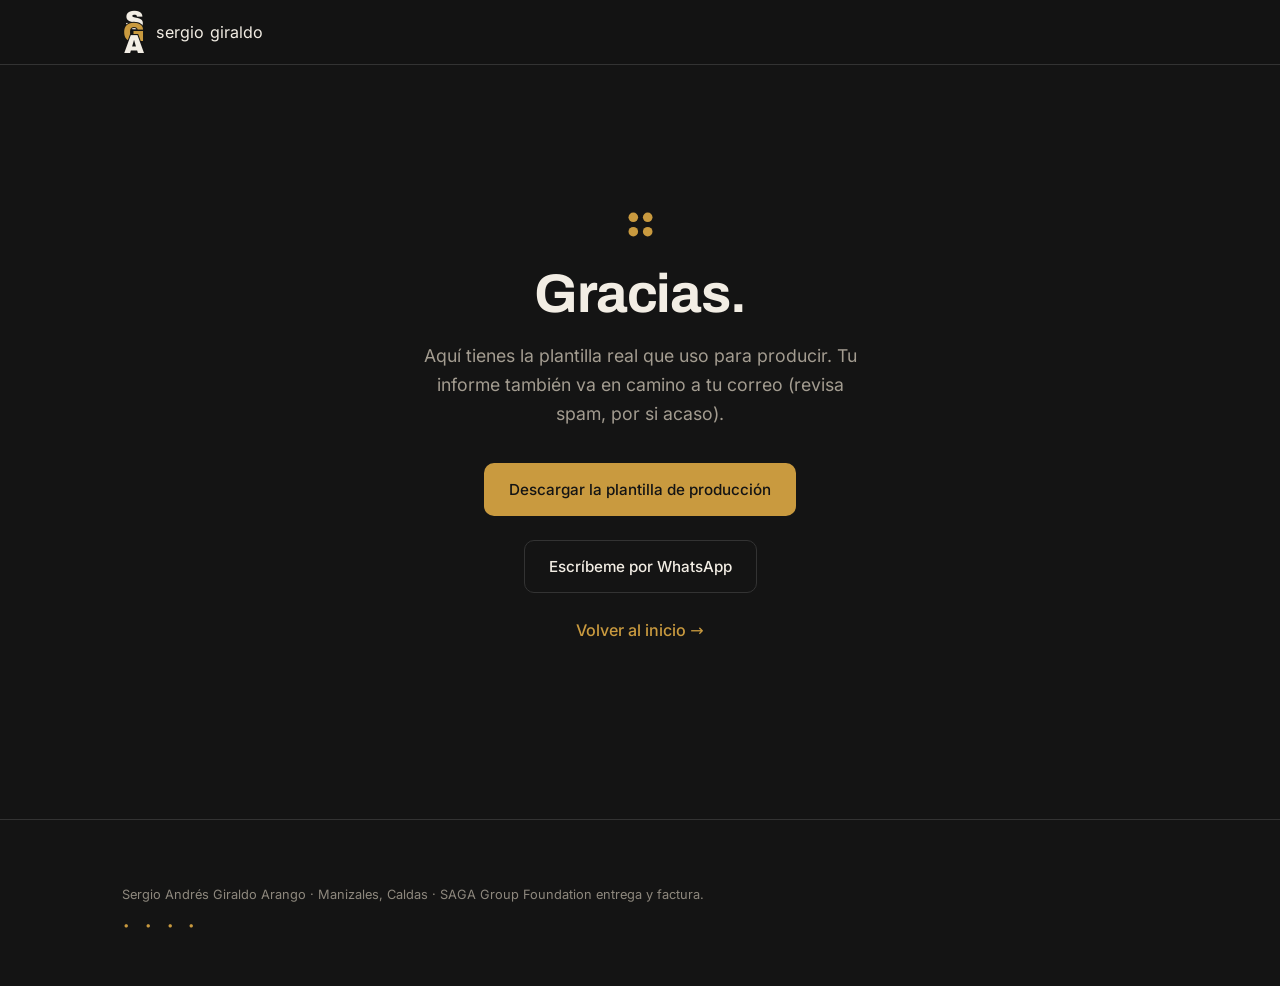
<file: gracias.html>
<!DOCTYPE html>
<html lang="es">
<head>
<meta charset="UTF-8">
<meta name="viewport" content="width=device-width, initial-scale=1.0">
<title>Gracias — Sergio Giraldo</title>
<meta name="robots" content="noindex">
<link rel="icon" href="/favicon.svg" type="image/svg+xml">
<!-- Fuentes auto-alojadas en /assets/fonts (ver @font-face en styles.css) -->
<link rel="stylesheet" href="/assets/css/styles.css">
</head>
<body>

<header class="site-header">
  <div class="wrap">
    <a class="brand" href="/" aria-label="Sergio Giraldo — inicio">
      <span class="mono-mark mono-mark--sm" aria-hidden="true"><span class="m-s">S</span><span class="m-g">G</span><span class="m-a">A</span></span>
      <span class="name">sergio giraldo</span>
    </a>
  </div>
</header>

<main class="page">
  <div class="wrap">
    <div class="gracias">
      <span class="dots" aria-hidden="true"><span></span><span></span><span></span><span></span></span>
      <h1>Gracias.</h1>
      <p>Aquí tienes la plantilla real que uso para producir. Tu informe también va en camino a tu correo (revisa spam, por si acaso).</p>
      <a class="btn btn--laton" href="/assets/plantilla-produccion-eventos.xlsx" download>Descargar la plantilla de producción</a>
      <div class="spacer"></div>
      <a class="btn btn--ghost" href="https://wa.me/573154701001" target="_blank" rel="noopener">Escríbeme por WhatsApp</a>
      <div class="spacer"></div>
      <a class="link-arrow" href="/">Volver al inicio →</a>
    </div>
  </div>
</main>

<footer class="site-footer">
  <div class="wrap">
    <p class="fine">Sergio Andrés Giraldo Arango · Manizales, Caldas · SAGA Group Foundation entrega y factura.</p>
    <p class="sign">• • • •</p>
  </div>
</footer>

</body>
</html>
</file>
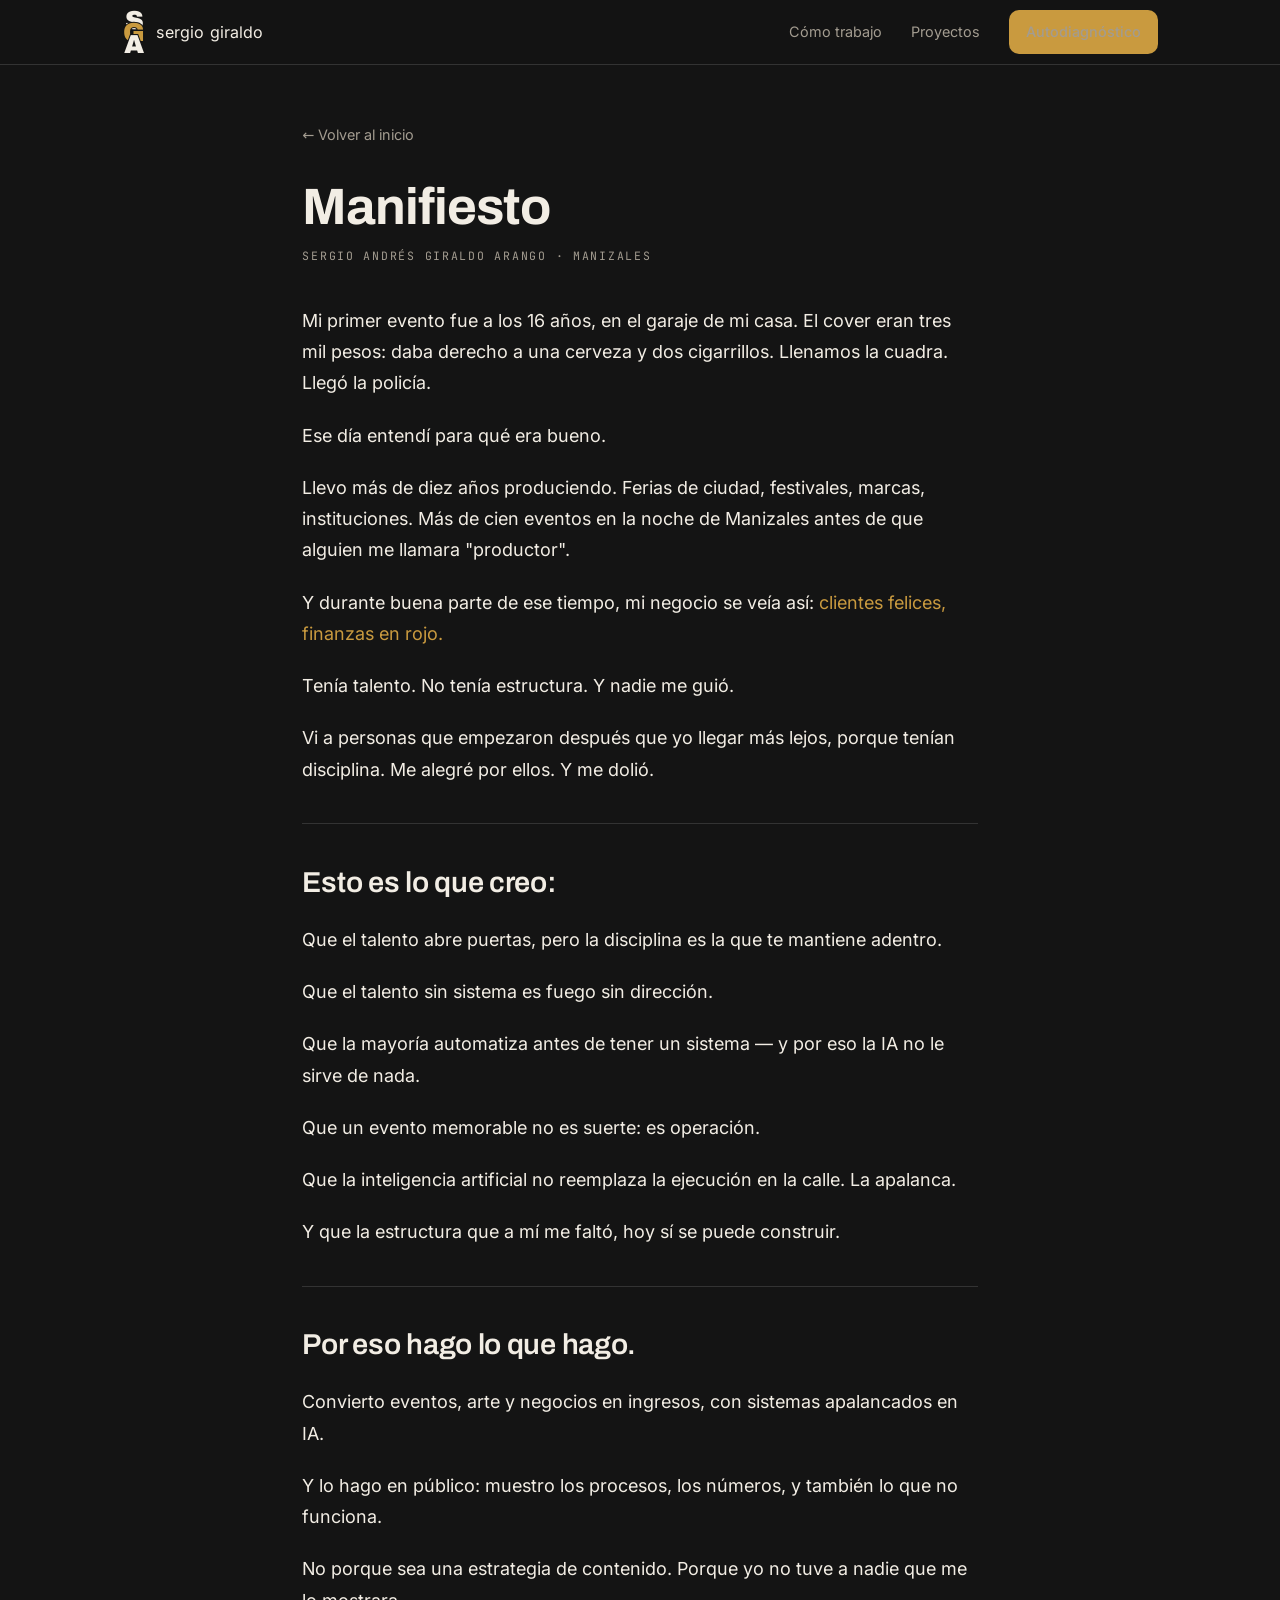
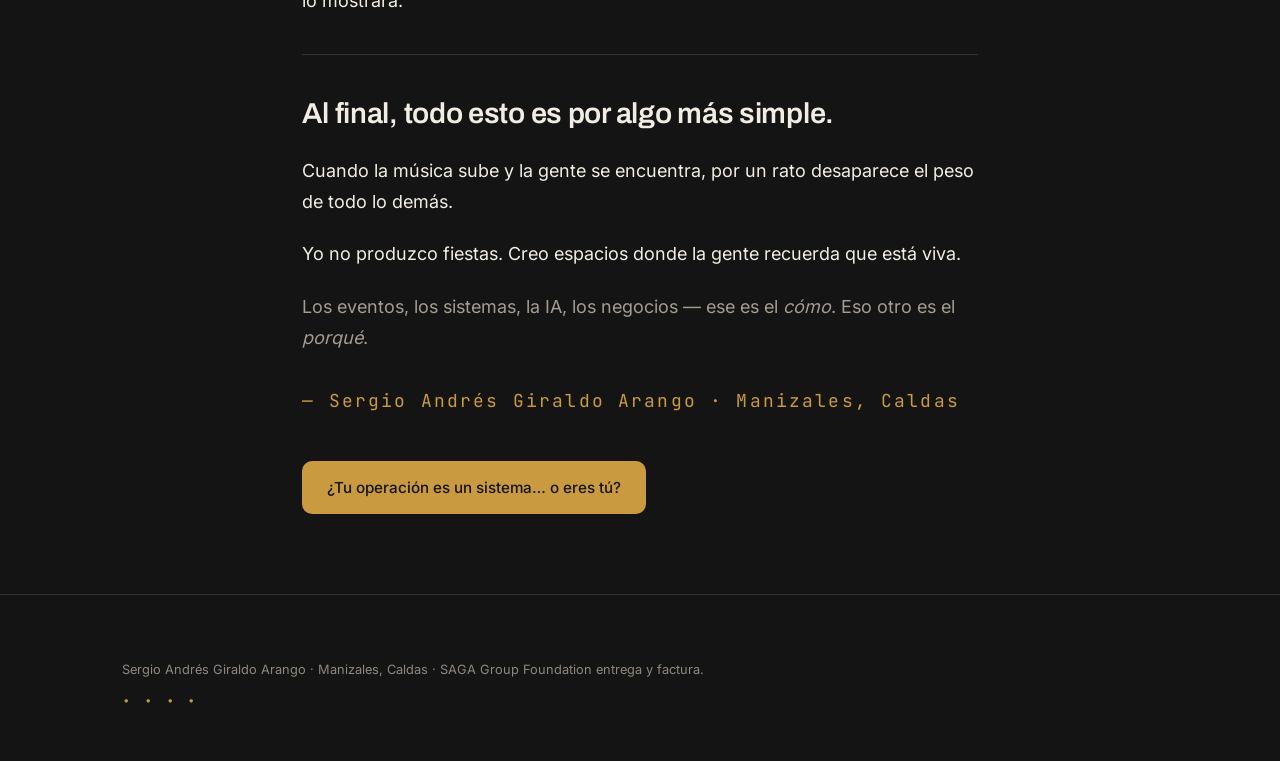
<file: manifiesto.html>
<!DOCTYPE html>
<html lang="es">
<head>
<meta charset="UTF-8">
<meta name="viewport" content="width=device-width, initial-scale=1.0">
<title>Manifiesto — Sergio Andrés Giraldo Arango</title>
<meta name="description" content="Tenía talento. No tenía estructura. Y nadie me guió. Hoy construyo con IA los sistemas que a mí me faltaron — y lo hago en público.">
<link rel="icon" href="/favicon.svg" type="image/svg+xml">
<!-- Fuentes auto-alojadas en /assets/fonts (ver @font-face en styles.css) -->
<link rel="stylesheet" href="/assets/css/styles.css">
</head>
<body>

<header class="site-header">
  <div class="wrap">
    <a class="brand" href="/" aria-label="Sergio Giraldo — inicio">
      <span class="mono-mark mono-mark--sm" aria-hidden="true"><span class="m-s">S</span><span class="m-g">G</span><span class="m-a">A</span></span>
      <span class="name">sergio giraldo</span>
    </a>
    <nav class="nav-links" aria-label="Navegación principal">
      <a href="/#ofertas">Cómo trabajo</a>
      <a href="/#proyectos">Proyectos</a>
      <a class="btn btn--laton btn--sm" href="/autodiagnostico.html">Autodiagnóstico</a>
    </nav>
  </div>
</header>

<main class="page">
  <div class="wrap">
    <a class="back" href="/">← Volver al inicio</a>
    <h1>Manifiesto</h1>
    <p class="meta">Sergio Andrés Giraldo Arango · Manizales</p>

    <div class="prose">
      <p>Mi primer evento fue a los 16 años, en el garaje de mi casa. El cover eran tres mil pesos: daba derecho a una cerveza y dos cigarrillos. Llenamos la cuadra. Llegó la policía.</p>
      <p>Ese día entendí para qué era bueno.</p>
      <p>Llevo más de diez años produciendo. Ferias de ciudad, festivales, marcas, instituciones. Más de cien eventos en la noche de Manizales antes de que alguien me llamara "productor".</p>
      <p>Y durante buena parte de ese tiempo, mi negocio se veía así: <span class="acento">clientes felices, finanzas en rojo.</span></p>
      <p>Tenía talento. No tenía estructura. Y nadie me guió.</p>
      <p>Vi a personas que empezaron después que yo llegar más lejos, porque tenían disciplina. Me alegré por ellos. Y me dolió.</p>

      <hr>

      <p class="big">Esto es lo que creo:</p>
      <p>Que el talento abre puertas, pero la disciplina es la que te mantiene adentro.</p>
      <p>Que el talento sin sistema es fuego sin dirección.</p>
      <p>Que la mayoría automatiza antes de tener un sistema — y por eso la IA no le sirve de nada.</p>
      <p>Que un evento memorable no es suerte: es operación.</p>
      <p>Que la inteligencia artificial no reemplaza la ejecución en la calle. La apalanca.</p>
      <p>Y que la estructura que a mí me faltó, hoy sí se puede construir.</p>

      <hr>

      <p class="big">Por eso hago lo que hago.</p>
      <p>Convierto eventos, arte y negocios en ingresos, con sistemas apalancados en IA.</p>
      <p>Y lo hago en público: muestro los procesos, los números, y también lo que no funciona.</p>
      <p>No porque sea una estrategia de contenido. Porque yo no tuve a nadie que me lo mostrara.</p>

      <hr>

      <p class="big">Al final, todo esto es por algo más simple.</p>
      <p>Cuando la música sube y la gente se encuentra, por un rato desaparece el peso de todo lo demás.</p>
      <p>Yo no produzco fiestas. Creo espacios donde la gente recuerda que está viva.</p>
      <p class="dim">Los eventos, los sistemas, la IA, los negocios — ese es el <em>cómo</em>. Eso otro es el <em>porqué</em>.</p>

      <p class="firma">— Sergio Andrés Giraldo Arango · Manizales, Caldas</p>

      <div class="spacer"></div>
      <a class="btn btn--laton" href="/autodiagnostico.html">¿Tu operación es un sistema… o eres tú?</a>
    </div>
  </div>
</main>

<footer class="site-footer">
  <div class="wrap">
    <p class="fine">Sergio Andrés Giraldo Arango · Manizales, Caldas · SAGA Group Foundation entrega y factura.</p>
    <p class="sign">• • • •</p>
  </div>
</footer>

</body>
</html>
</file>
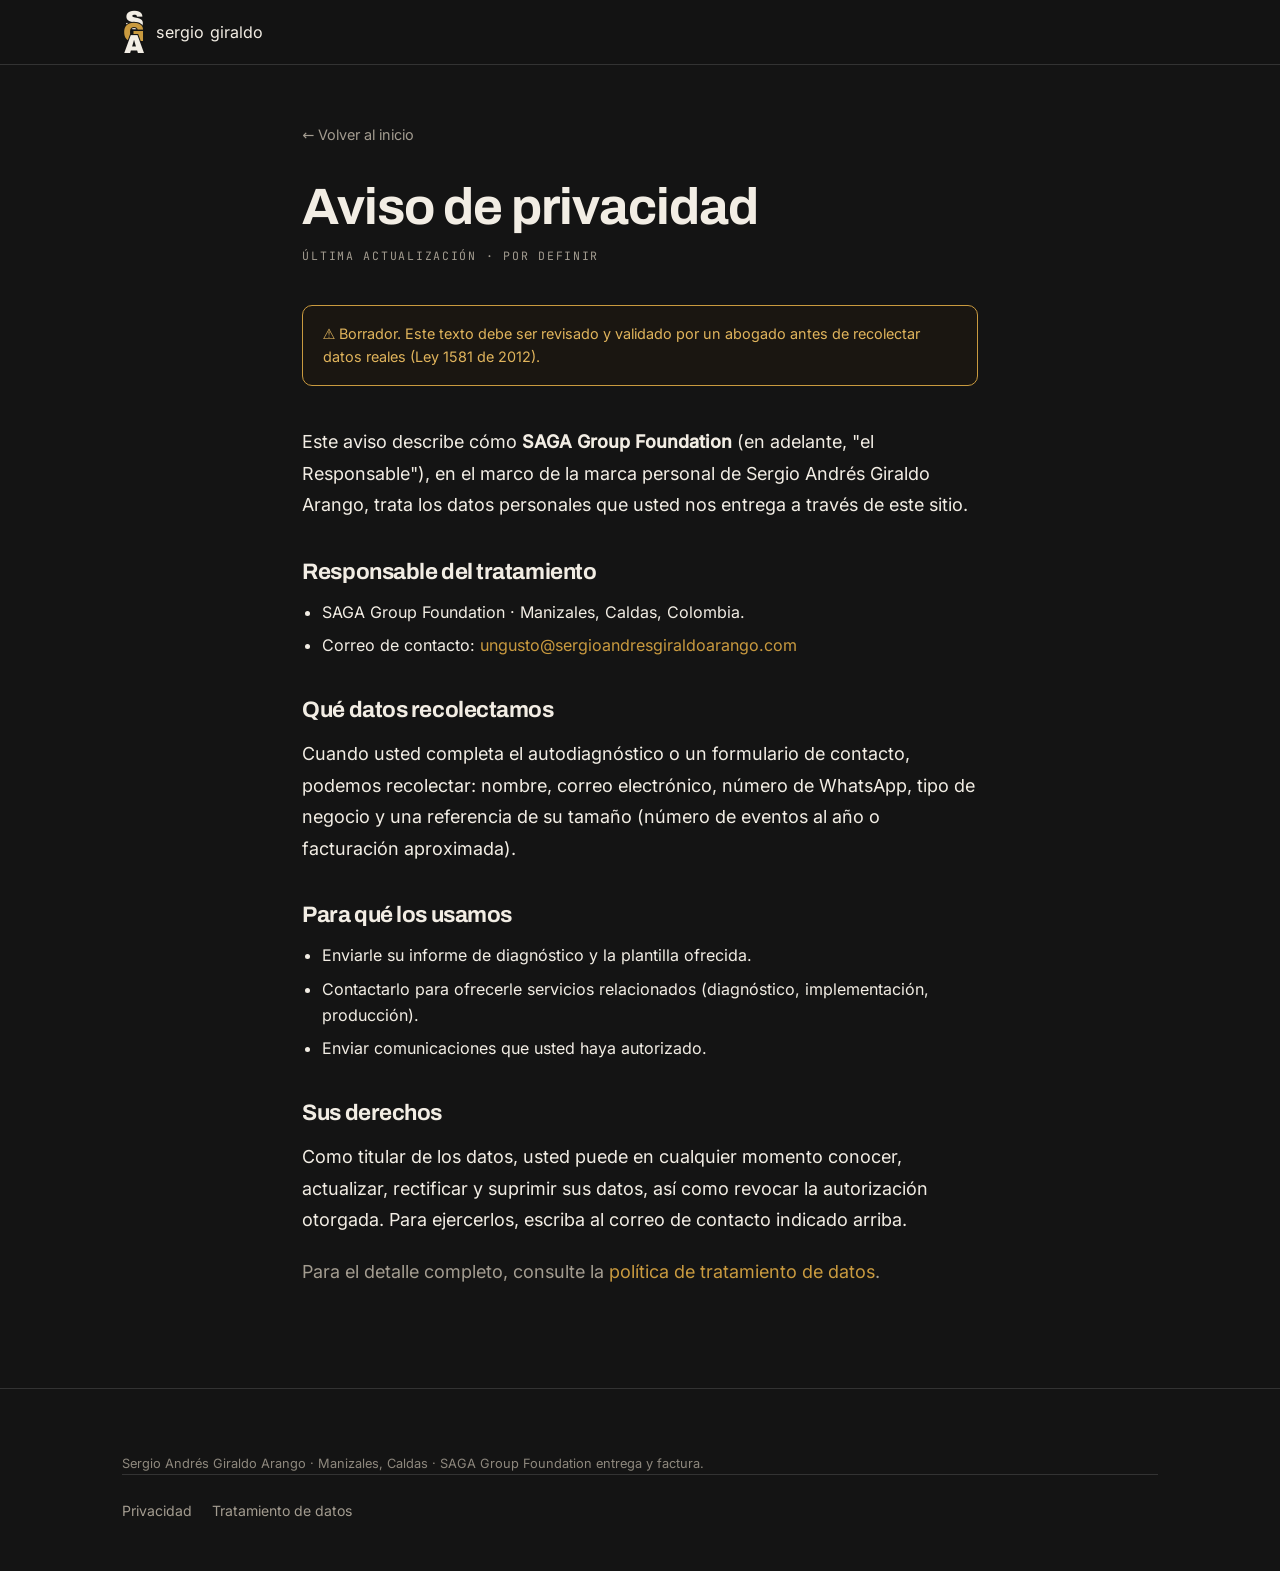
<file: privacidad.html>
<!DOCTYPE html>
<html lang="es">
<head>
<meta charset="UTF-8">
<meta name="viewport" content="width=device-width, initial-scale=1.0">
<title>Aviso de privacidad — Sergio Giraldo</title>
<meta name="description" content="Aviso de privacidad y protección de datos personales.">
<link rel="icon" href="/favicon.svg" type="image/svg+xml">
<!-- Fuentes auto-alojadas en /assets/fonts (ver @font-face en styles.css) -->
<link rel="stylesheet" href="/assets/css/styles.css">
</head>
<body>

<header class="site-header">
  <div class="wrap">
    <a class="brand" href="/" aria-label="Sergio Giraldo — inicio">
      <span class="mono-mark mono-mark--sm" aria-hidden="true"><span class="m-s">S</span><span class="m-g">G</span><span class="m-a">A</span></span>
      <span class="name">sergio giraldo</span>
    </a>
  </div>
</header>

<main class="page">
  <div class="wrap">
    <a class="back" href="/">← Volver al inicio</a>
    <h1>Aviso de privacidad</h1>
    <p class="meta">Última actualización · por definir</p>

    <div class="aviso-borrador">⚠️ Borrador. Este texto debe ser revisado y validado por un abogado antes de recolectar datos reales (Ley 1581 de 2012).</div>

    <div class="prose">
      <p>Este aviso describe cómo <strong>SAGA Group Foundation</strong> (en adelante, "el Responsable"), en el marco de la marca personal de Sergio Andrés Giraldo Arango, trata los datos personales que usted nos entrega a través de este sitio.</p>

      <h2>Responsable del tratamiento</h2>
      <ul>
        <li>SAGA Group Foundation · Manizales, Caldas, Colombia.</li>
        <li>Correo de contacto: <a href="mailto:ungusto@sergioandresgiraldoarango.com" class="acento">ungusto@sergioandresgiraldoarango.com</a></li>
      </ul>

      <h2>Qué datos recolectamos</h2>
      <p>Cuando usted completa el autodiagnóstico o un formulario de contacto, podemos recolectar: nombre, correo electrónico, número de WhatsApp, tipo de negocio y una referencia de su tamaño (número de eventos al año o facturación aproximada).</p>

      <h2>Para qué los usamos</h2>
      <ul>
        <li>Enviarle su informe de diagnóstico y la plantilla ofrecida.</li>
        <li>Contactarlo para ofrecerle servicios relacionados (diagnóstico, implementación, producción).</li>
        <li>Enviar comunicaciones que usted haya autorizado.</li>
      </ul>

      <h2>Sus derechos</h2>
      <p>Como titular de los datos, usted puede en cualquier momento conocer, actualizar, rectificar y suprimir sus datos, así como revocar la autorización otorgada. Para ejercerlos, escriba al correo de contacto indicado arriba.</p>

      <p class="dim">Para el detalle completo, consulte la <a href="/tratamiento-de-datos.html" class="acento">política de tratamiento de datos</a>.</p>
    </div>
  </div>
</main>

<footer class="site-footer">
  <div class="wrap">
    <p class="fine">Sergio Andrés Giraldo Arango · Manizales, Caldas · SAGA Group Foundation entrega y factura.</p>
    <div class="legal"><a href="/privacidad.html">Privacidad</a><a href="/tratamiento-de-datos.html">Tratamiento de datos</a></div>
  </div>
</footer>

</body>
</html>
</file>
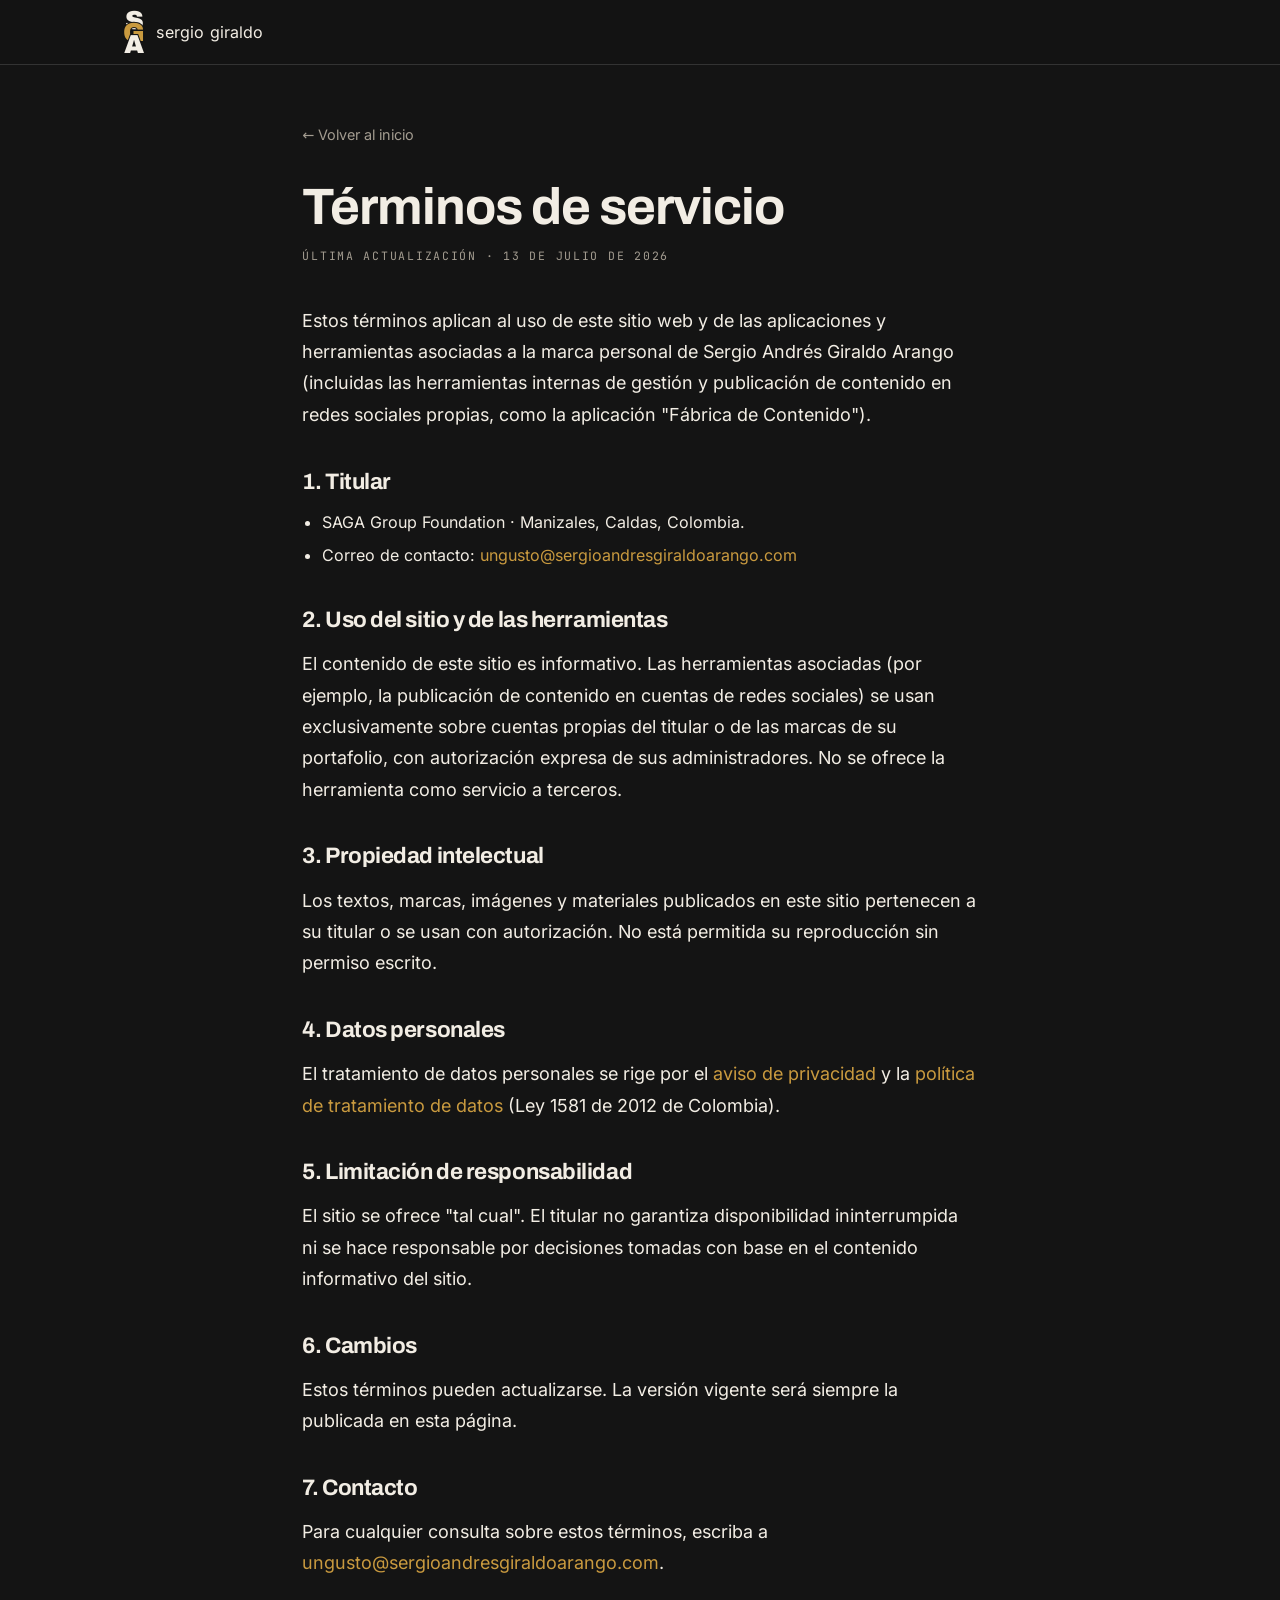
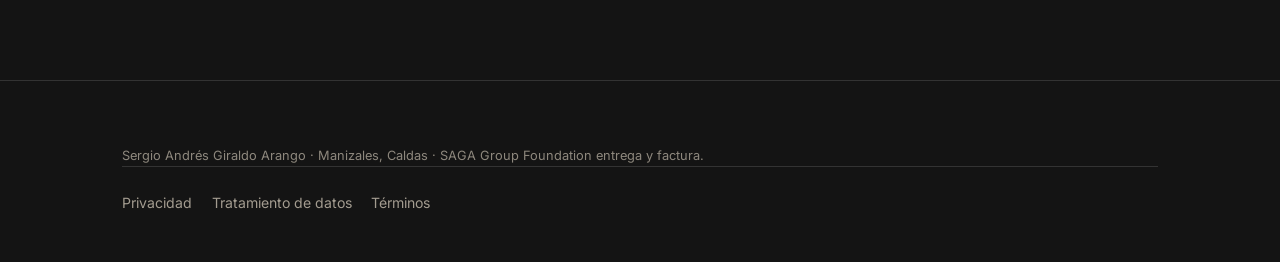
<file: terminos.html>
<!DOCTYPE html>
<html lang="es">
<head>
<meta charset="UTF-8">
<meta name="viewport" content="width=device-width, initial-scale=1.0">
<title>Términos de servicio — Sergio Giraldo</title>
<meta name="description" content="Términos de servicio del sitio y de las aplicaciones asociadas.">
<link rel="icon" href="/favicon.svg" type="image/svg+xml">
<!-- Fuentes auto-alojadas en /assets/fonts (ver @font-face en styles.css) -->
<link rel="stylesheet" href="/assets/css/styles.css">
</head>
<body>

<header class="site-header">
  <div class="wrap">
    <a class="brand" href="/" aria-label="Sergio Giraldo — inicio">
      <span class="mono-mark mono-mark--sm" aria-hidden="true"><span class="m-s">S</span><span class="m-g">G</span><span class="m-a">A</span></span>
      <span class="name">sergio giraldo</span>
    </a>
  </div>
</header>

<main class="page">
  <div class="wrap">
    <a class="back" href="/">← Volver al inicio</a>
    <h1>Términos de servicio</h1>
    <p class="meta">Última actualización · 13 de julio de 2026</p>

    <div class="prose">
      <p>Estos términos aplican al uso de este sitio web y de las aplicaciones y herramientas asociadas a la marca
      personal de Sergio Andrés Giraldo Arango (incluidas las herramientas internas de gestión y publicación de
      contenido en redes sociales propias, como la aplicación "Fábrica de Contenido").</p>

      <h2>1. Titular</h2>
      <ul>
        <li>SAGA Group Foundation · Manizales, Caldas, Colombia.</li>
        <li>Correo de contacto: <a href="mailto:ungusto@sergioandresgiraldoarango.com" class="acento">ungusto@sergioandresgiraldoarango.com</a></li>
      </ul>

      <h2>2. Uso del sitio y de las herramientas</h2>
      <p>El contenido de este sitio es informativo. Las herramientas asociadas (por ejemplo, la publicación de
      contenido en cuentas de redes sociales) se usan exclusivamente sobre cuentas propias del titular o de las
      marcas de su portafolio, con autorización expresa de sus administradores. No se ofrece la herramienta como
      servicio a terceros.</p>

      <h2>3. Propiedad intelectual</h2>
      <p>Los textos, marcas, imágenes y materiales publicados en este sitio pertenecen a su titular o se usan con
      autorización. No está permitida su reproducción sin permiso escrito.</p>

      <h2>4. Datos personales</h2>
      <p>El tratamiento de datos personales se rige por el <a href="/privacidad.html" class="acento">aviso de
      privacidad</a> y la <a href="/tratamiento-de-datos.html" class="acento">política de tratamiento de datos</a>
      (Ley 1581 de 2012 de Colombia).</p>

      <h2>5. Limitación de responsabilidad</h2>
      <p>El sitio se ofrece "tal cual". El titular no garantiza disponibilidad ininterrumpida ni se hace responsable
      por decisiones tomadas con base en el contenido informativo del sitio.</p>

      <h2>6. Cambios</h2>
      <p>Estos términos pueden actualizarse. La versión vigente será siempre la publicada en esta página.</p>

      <h2>7. Contacto</h2>
      <p>Para cualquier consulta sobre estos términos, escriba a
      <a href="mailto:ungusto@sergioandresgiraldoarango.com" class="acento">ungusto@sergioandresgiraldoarango.com</a>.</p>
    </div>
  </div>
</main>

<footer class="site-footer">
  <div class="wrap">
    <p class="fine">Sergio Andrés Giraldo Arango · Manizales, Caldas · SAGA Group Foundation entrega y factura.</p>
    <div class="legal"><a href="/privacidad.html">Privacidad</a><a href="/tratamiento-de-datos.html">Tratamiento de datos</a><a href="/terminos.html">Términos</a></div>
  </div>
</footer>

</body>
</html>
</file>
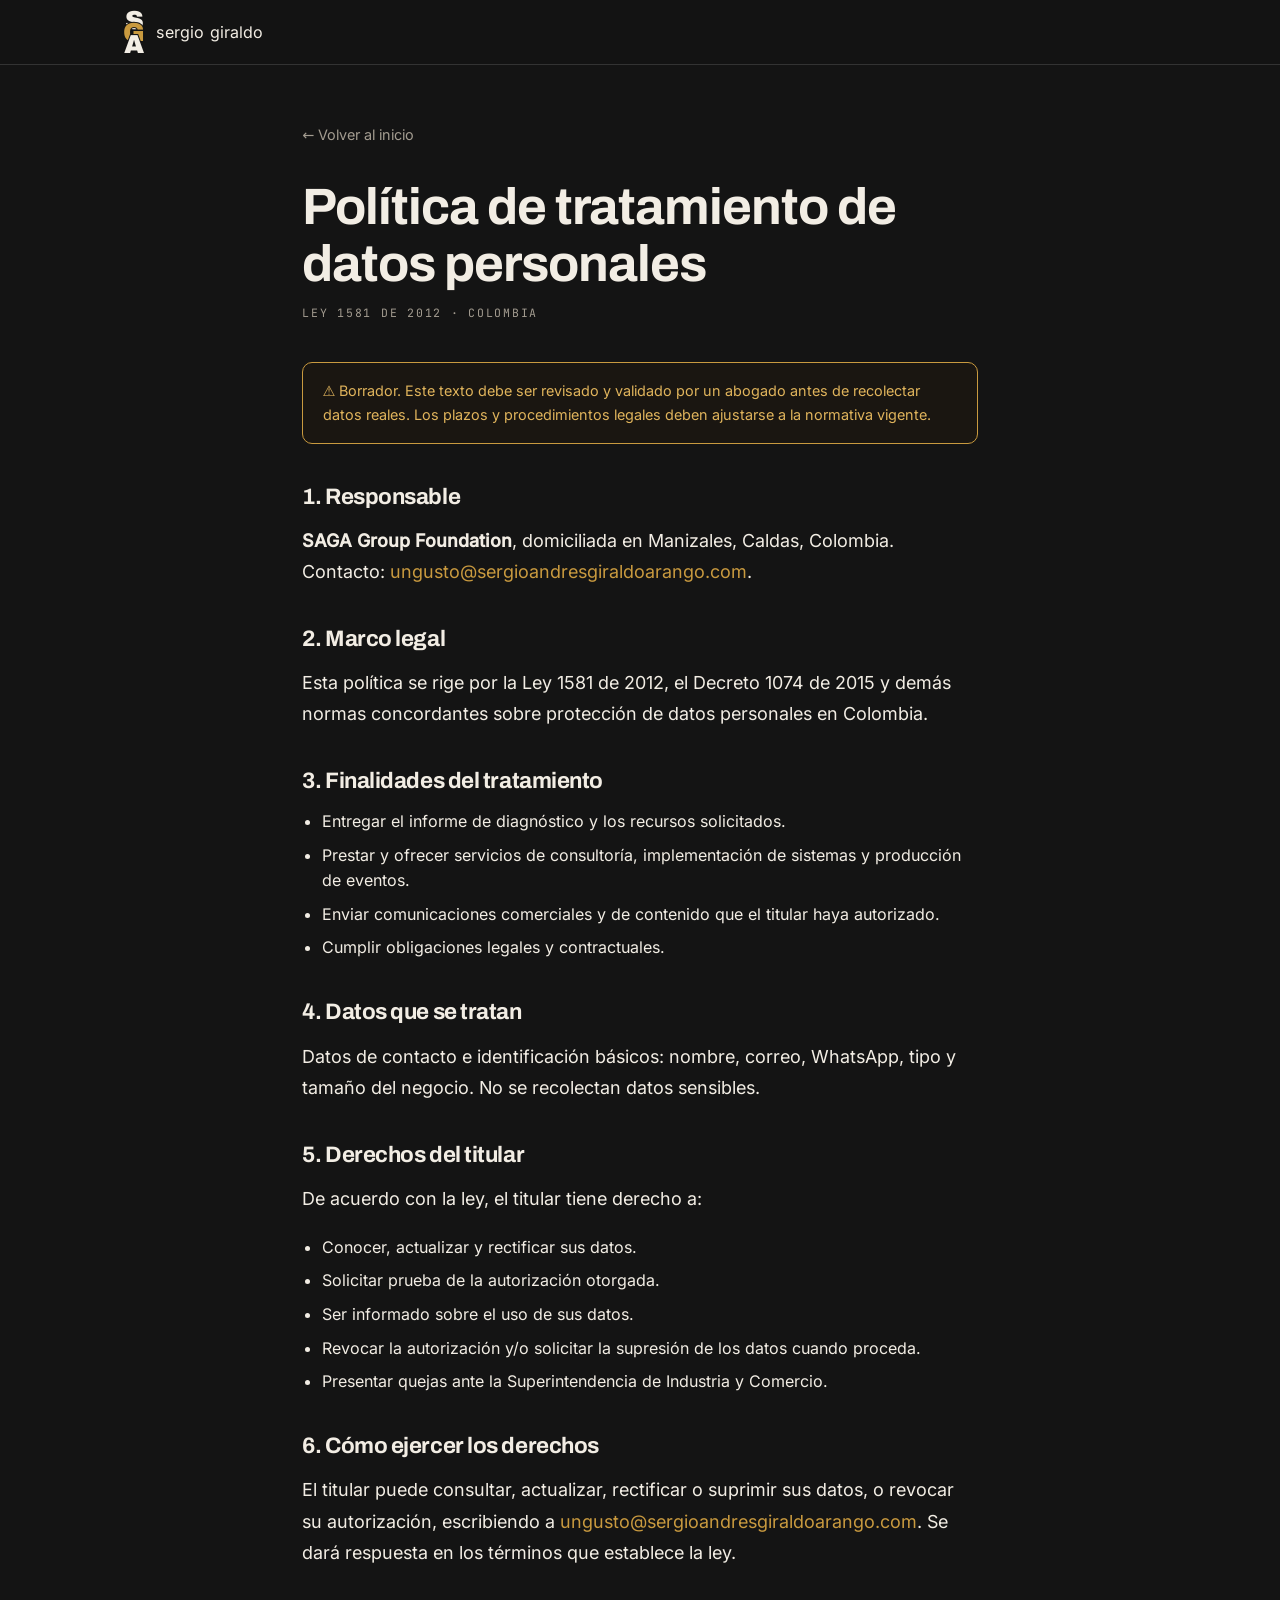
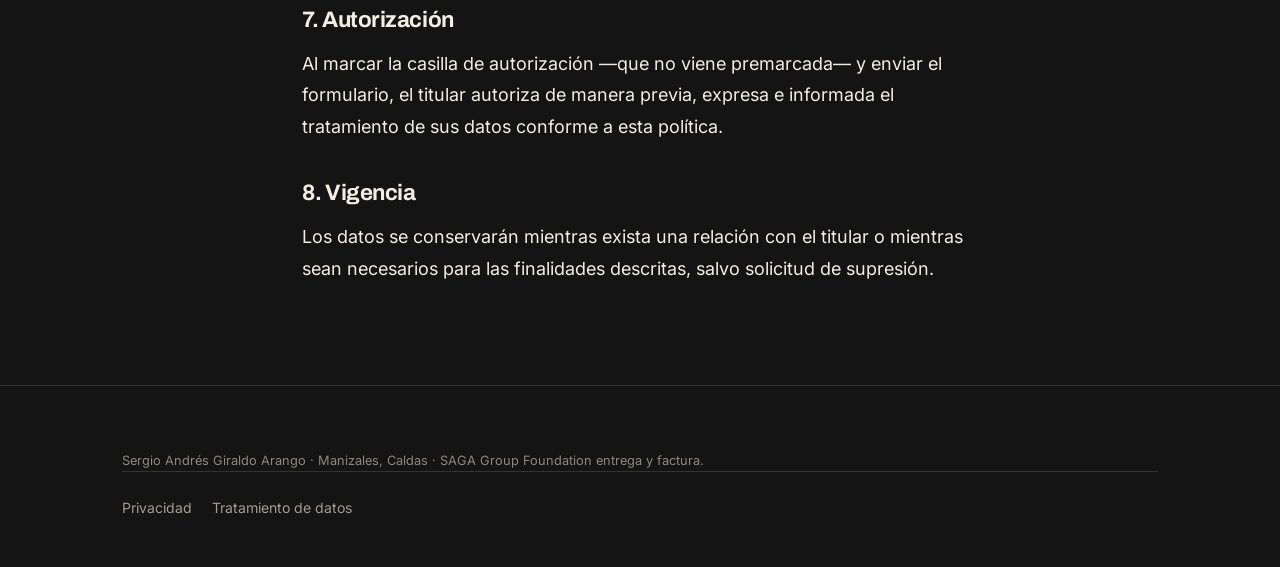
<file: tratamiento-de-datos.html>
<!DOCTYPE html>
<html lang="es">
<head>
<meta charset="UTF-8">
<meta name="viewport" content="width=device-width, initial-scale=1.0">
<title>Política de tratamiento de datos — Sergio Giraldo</title>
<meta name="description" content="Política de tratamiento de datos personales conforme a la Ley 1581 de 2012.">
<link rel="icon" href="/favicon.svg" type="image/svg+xml">
<!-- Fuentes auto-alojadas en /assets/fonts (ver @font-face en styles.css) -->
<link rel="stylesheet" href="/assets/css/styles.css">
</head>
<body>

<header class="site-header">
  <div class="wrap">
    <a class="brand" href="/" aria-label="Sergio Giraldo — inicio">
      <span class="mono-mark mono-mark--sm" aria-hidden="true"><span class="m-s">S</span><span class="m-g">G</span><span class="m-a">A</span></span>
      <span class="name">sergio giraldo</span>
    </a>
  </div>
</header>

<main class="page">
  <div class="wrap">
    <a class="back" href="/">← Volver al inicio</a>
    <h1>Política de tratamiento de datos personales</h1>
    <p class="meta">Ley 1581 de 2012 · Colombia</p>

    <div class="aviso-borrador">⚠️ Borrador. Este texto debe ser revisado y validado por un abogado antes de recolectar datos reales. Los plazos y procedimientos legales deben ajustarse a la normativa vigente.</div>

    <div class="prose">
      <h2>1. Responsable</h2>
      <p><strong>SAGA Group Foundation</strong>, domiciliada en Manizales, Caldas, Colombia. Contacto: <a href="mailto:ungusto@sergioandresgiraldoarango.com" class="acento">ungusto@sergioandresgiraldoarango.com</a>.</p>

      <h2>2. Marco legal</h2>
      <p>Esta política se rige por la Ley 1581 de 2012, el Decreto 1074 de 2015 y demás normas concordantes sobre protección de datos personales en Colombia.</p>

      <h2>3. Finalidades del tratamiento</h2>
      <ul>
        <li>Entregar el informe de diagnóstico y los recursos solicitados.</li>
        <li>Prestar y ofrecer servicios de consultoría, implementación de sistemas y producción de eventos.</li>
        <li>Enviar comunicaciones comerciales y de contenido que el titular haya autorizado.</li>
        <li>Cumplir obligaciones legales y contractuales.</li>
      </ul>

      <h2>4. Datos que se tratan</h2>
      <p>Datos de contacto e identificación básicos: nombre, correo, WhatsApp, tipo y tamaño del negocio. No se recolectan datos sensibles.</p>

      <h2>5. Derechos del titular</h2>
      <p>De acuerdo con la ley, el titular tiene derecho a:</p>
      <ul>
        <li>Conocer, actualizar y rectificar sus datos.</li>
        <li>Solicitar prueba de la autorización otorgada.</li>
        <li>Ser informado sobre el uso de sus datos.</li>
        <li>Revocar la autorización y/o solicitar la supresión de los datos cuando proceda.</li>
        <li>Presentar quejas ante la Superintendencia de Industria y Comercio.</li>
      </ul>

      <h2>6. Cómo ejercer los derechos</h2>
      <p>El titular puede consultar, actualizar, rectificar o suprimir sus datos, o revocar su autorización, escribiendo a <a href="mailto:ungusto@sergioandresgiraldoarango.com" class="acento">ungusto@sergioandresgiraldoarango.com</a>. Se dará respuesta en los términos que establece la ley.</p>

      <h2>7. Autorización</h2>
      <p>Al marcar la casilla de autorización —que no viene premarcada— y enviar el formulario, el titular autoriza de manera previa, expresa e informada el tratamiento de sus datos conforme a esta política.</p>

      <h2>8. Vigencia</h2>
      <p>Los datos se conservarán mientras exista una relación con el titular o mientras sean necesarios para las finalidades descritas, salvo solicitud de supresión.</p>
    </div>
  </div>
</main>

<footer class="site-footer">
  <div class="wrap">
    <p class="fine">Sergio Andrés Giraldo Arango · Manizales, Caldas · SAGA Group Foundation entrega y factura.</p>
    <div class="legal"><a href="/privacidad.html">Privacidad</a><a href="/tratamiento-de-datos.html">Tratamiento de datos</a></div>
  </div>
</footer>

</body>
</html>
</file>
<file: assets/css/styles.css>
/* ============================================================
   sergioandresgiraldoarango.com — sistema de estilos
   Identidad: "estructura sobre la noche" (IDENTIDAD-VISUAL.md)
   Carbón + latón escaso · Archivo / Inter / JetBrains Mono
   ============================================================ */

/* ---------- Fuentes auto-alojadas (woff2, licencia OFL) ---------- */
@font-face { font-family: 'Archivo'; font-style: normal; font-weight: 600; font-display: swap; src: url('/assets/fonts/archivo-latin-600-normal.woff2') format('woff2'); }
@font-face { font-family: 'Archivo'; font-style: normal; font-weight: 700; font-display: swap; src: url('/assets/fonts/archivo-latin-700-normal.woff2') format('woff2'); }
@font-face { font-family: 'Archivo'; font-style: normal; font-weight: 900; font-display: swap; src: url('/assets/fonts/archivo-latin-900-normal.woff2') format('woff2'); }
@font-face { font-family: 'Inter'; font-style: normal; font-weight: 400; font-display: swap; src: url('/assets/fonts/inter-latin-400-normal.woff2') format('woff2'); }
@font-face { font-family: 'Inter'; font-style: normal; font-weight: 500; font-display: swap; src: url('/assets/fonts/inter-latin-500-normal.woff2') format('woff2'); }
@font-face { font-family: 'JetBrains Mono'; font-style: normal; font-weight: 400; font-display: swap; src: url('/assets/fonts/jetbrains-mono-latin-400-normal.woff2') format('woff2'); }
@font-face { font-family: 'JetBrains Mono'; font-style: normal; font-weight: 500; font-display: swap; src: url('/assets/fonts/jetbrains-mono-latin-500-normal.woff2') format('woff2'); }

:root {
  /* Paleta (IDENTIDAD-VISUAL.md §3) */
  --carbon:        #141414;
  --grafito:       #212121;
  --grafito-claro: #333333;
  --crema:         #F2EDE4;
  --piedra:        #A39C90;
  --laton:         #C99A3F;
  --laton-claro:   #E0B45C;

  /* Superficie cálida para el bloque del test */
  --carbon-calido: #1a1611;

  /* Tipografía */
  --f-titular: 'Archivo', system-ui, sans-serif;
  --f-cuerpo:  'Inter', system-ui, sans-serif;
  --f-mono:    'JetBrains Mono', ui-monospace, monospace;

  --radio: 10px;
  --ancho: 1080px;
}

* { box-sizing: border-box; margin: 0; padding: 0; }

html { scroll-behavior: smooth; scroll-padding-top: 72px; }

body {
  background: var(--carbon);
  color: var(--crema);
  font-family: var(--f-cuerpo);
  font-weight: 400;
  line-height: 1.65;
  -webkit-font-smoothing: antialiased;
  text-rendering: optimizeLegibility;
  overflow-x: hidden;
}

::selection { background: var(--laton); color: var(--carbon); }

a { color: inherit; text-decoration: none; }

img { max-width: 100%; display: block; }

/* ---------- Tipografía base ---------- */
h1, h2, h3 {
  font-family: var(--f-titular);
  font-weight: 700;
  letter-spacing: -0.02em;
  line-height: 1.12;
}

.mono {
  font-family: var(--f-mono);
  letter-spacing: 0.12em;
  text-transform: uppercase;
}

.acento { color: var(--laton); }

/* Etiqueta de sección (mono, piedra) */
.eyebrow {
  font-family: var(--f-mono);
  font-size: 0.72rem;
  letter-spacing: 0.22em;
  text-transform: uppercase;
  color: var(--piedra);
  margin-bottom: 1.1rem;
  display: block;
}

/* ---------- Monograma SGA vertical superpuesto ----------
   Letras encimadas verticalmente; halo en carbón (paint-order:stroke)
   que abre el cruce para diferenciarlas. G en latón. */
.mono-mark { position: relative; flex: 0 0 auto; font-family: var(--f-titular); font-weight: 900; }
.mono-mark span { position: absolute; left: 0; right: 0; text-align: center; line-height: 1; paint-order: stroke; -webkit-text-stroke: 4px var(--carbon); }
.mono-mark .m-s { color: var(--crema); }
.mono-mark .m-g { color: var(--laton); }
.mono-mark .m-a { color: var(--crema); }
/* Tamaño header (compacto). Solapamiento ~1/3 (como la muestra aprobada):
   el offset entre letras ≈ 0.46 del tamaño de fuente, para que la S y la G se vean. */
.mono-mark--sm { width: 24px; height: 50px; }
.mono-mark--sm span { font-size: 26px; -webkit-text-stroke-width: 2px; }
.mono-mark--sm .m-s { top: 0; }
.mono-mark--sm .m-g { top: 12px; }
.mono-mark--sm .m-a { top: 24px; }

/* ---------- Los 4 puntos (símbolo de marca) ---------- */
.dots {
  display: inline-grid;
  grid-template-columns: repeat(2, 1fr);
  gap: 3px;
  vertical-align: middle;
}
.dots span {
  width: 6px; height: 6px;
  border-radius: 50%;
  background: var(--laton);
}
.dots--sm span { width: 4px; height: 4px; }

/* ---------- Layout ---------- */
.wrap { width: 100%; max-width: var(--ancho); margin: 0 auto; padding: 0 1.4rem; }

section { padding: 4.5rem 0; border-top: 1px solid var(--grafito-claro); }
section:first-of-type { border-top: 0; }

@media (min-width: 760px) {
  section { padding: 6.5rem 0; }
}

/* ---------- Header ---------- */
.site-header {
  position: sticky; top: 0; z-index: 50;
  background: rgba(20, 20, 20, 0.82);
  backdrop-filter: blur(10px);
  border-bottom: 1px solid var(--grafito-claro);
}
.site-header .wrap {
  display: flex; align-items: center; justify-content: space-between;
  height: 64px;
}
.brand { display: flex; align-items: center; gap: 10px; font-size: 1rem; letter-spacing: 0.01em; }
.brand .name { color: var(--crema); }

.nav-links { display: none; align-items: center; gap: 1.8rem; }
.nav-links a { color: var(--piedra); font-size: 0.9rem; transition: color .18s; }
.nav-links a:hover { color: var(--crema); }

@media (min-width: 860px) { .nav-links { display: flex; } }

/* ---------- Botones ---------- */
.btn {
  display: inline-flex; align-items: center; justify-content: center; gap: 8px;
  font-family: var(--f-cuerpo); font-weight: 500; font-size: 0.95rem;
  padding: 0.8rem 1.5rem; border-radius: var(--radio);
  cursor: pointer; border: 1px solid transparent;
  transition: background .18s, border-color .18s, color .18s, transform .05s;
  text-align: center;
}
.btn:active { transform: scale(0.985); }

.btn--laton { background: var(--laton); color: var(--carbon); }
.btn--laton:hover { background: var(--laton-claro); }

.btn--ghost { background: transparent; color: var(--crema); border-color: var(--grafito-claro); }
.btn--ghost:hover { border-color: var(--piedra); }

.btn--line { background: transparent; color: var(--laton); border-color: var(--laton); }
.btn--line:hover { background: var(--laton); color: var(--carbon); }

.btn--sm { padding: 0.55rem 1rem; font-size: 0.85rem; }

.link-arrow { color: var(--laton); font-weight: 500; display: inline-flex; gap: 6px; align-items: center; }
.link-arrow:hover { color: var(--laton-claro); }

/* ---------- Hero ---------- */
.hero { padding-top: 3.5rem; }
.hero h1 {
  font-size: clamp(2.1rem, 6.2vw, 4rem);
  max-width: 16ch;
  margin: 0.6rem 0 1.3rem;
}
.hero .sub {
  color: var(--piedra); font-size: 1.1rem; max-width: 46ch; margin-bottom: 2.2rem;
}
.hero .cta-row { display: flex; flex-wrap: wrap; gap: 0.9rem; align-items: center; }

/* Marca de agua de puntos */
.hero { position: relative; }
/* El watermark se ancla al .wrap, no al .hero: con .hero como ancestro posicionado su
   `right: -1rem` lo empujaba 16px FUERA de la ventana y TODO el sitio hacia scroll
   horizontal. Y por debajo de 1140px el .wrap ya toca los bordes de la ventana, asi que
   ahi no puede sobresalir nada: se queda en `right: 0` y solo sobresale desde 1140px, que
   es donde el margen lateral ya supera holgadamente 1rem incluso con barra de scroll. */
.hero .wrap { position: relative; }
.hero .watermark {
  position: absolute; top: 2rem; right: 0; opacity: 0.5;
  display: grid; grid-template-columns: repeat(2, 1fr); gap: 14px;
  pointer-events: none;
}
.hero .watermark span { width: 26px; height: 26px; border-radius: 50%; border: 1px solid var(--grafito-claro); }
@media (max-width: 640px) { .hero .watermark { display: none; } }
@media (min-width: 1140px) { .hero .watermark { right: -1rem; } }

/* ---------- Franja de prueba ---------- */
.proof { padding: 2.6rem 0; }
.proof-stats {
  display: grid; grid-template-columns: repeat(2, 1fr); gap: 1.4rem 1rem;
  margin-bottom: 2rem;
}
@media (min-width: 640px) { .proof-stats { grid-template-columns: repeat(4, 1fr); } }
.stat .num { font-family: var(--f-mono); font-size: 1.9rem; color: var(--laton); line-height: 1; }
.stat .lbl { font-family: var(--f-mono); font-size: 0.68rem; letter-spacing: 0.14em; text-transform: uppercase; color: var(--piedra); margin-top: 0.5rem; }
.logos {
  display: flex; flex-wrap: wrap; gap: 0.6rem 1.4rem; align-items: center;
  color: var(--piedra); font-size: 0.82rem; padding-top: 1.6rem; border-top: 1px solid var(--grafito-claro);
}
.logos span { opacity: 0.75; }

/* ---------- Bloques de texto ancla (manifiesto/método) ---------- */
.lead { font-size: clamp(1.35rem, 3.4vw, 1.9rem); font-family: var(--f-titular); font-weight: 600; letter-spacing: -0.02em; line-height: 1.32; max-width: 24ch; }
.manifiesto blockquote { max-width: 30ch; }
.manifiesto p { color: var(--crema); font-size: clamp(1.2rem, 3vw, 1.6rem); line-height: 1.4; margin-bottom: 1.2rem; }
.manifiesto .firma { color: var(--piedra); font-size: 0.95rem; margin-top: 1.8rem; }

.creo-list { list-style: none; max-width: 42ch; margin-top: 0.5rem; }
.creo-list li {
  padding: 1rem 0; border-bottom: 1px solid var(--grafito-claro);
  font-size: 1.12rem; display: flex; gap: 0.9rem; align-items: baseline;
}
.creo-list li::before { content: ""; flex: 0 0 auto; width: 6px; height: 6px; border-radius: 50%; background: var(--laton); transform: translateY(-2px); }

/* ---------- Grid genérico ---------- */
.section-head { max-width: 60ch; margin-bottom: 2.6rem; }
.section-head h2 { font-size: clamp(1.7rem, 4vw, 2.5rem); }
.section-head p { color: var(--piedra); margin-top: 0.9rem; font-size: 1.05rem; }

/* ---------- Ofertas ---------- */
.tier { font-family: var(--f-mono); font-size: 0.7rem; letter-spacing: 0.16em; text-transform: uppercase; color: var(--laton); margin-bottom: 1.2rem; display: block; }
.cards { display: grid; grid-template-columns: 1fr; gap: 1rem; }
@media (min-width: 760px) { .cards--3 { grid-template-columns: repeat(3, 1fr); } }

.card {
  background: var(--grafito); border: 1px solid var(--grafito-claro);
  border-radius: 12px; padding: 1.5rem; display: flex; flex-direction: column;
}
.card h3 { font-size: 1.2rem; margin-bottom: 0.6rem; }
.card .desc { color: var(--piedra); font-size: 0.95rem; flex: 1; }
.card .price { font-family: var(--f-mono); font-size: 0.9rem; color: var(--laton); margin: 1.1rem 0; letter-spacing: 0.02em; }
.card .btn { margin-top: auto; }

.muestra {
  margin-top: 1.6rem; padding: 1.3rem 1.5rem; border: 1px dashed var(--grafito-claro);
  border-radius: 12px; color: var(--piedra); font-size: 0.92rem;
}
.muestra strong { color: var(--crema); font-weight: 500; }

/* ---------- Proyectos ---------- */
.proj-grid { display: grid; grid-template-columns: repeat(2, 1fr); gap: 0.8rem; }
@media (min-width: 760px) { .proj-grid { grid-template-columns: repeat(4, 1fr); } }
.proj {
  background: var(--grafito); border: 1px solid var(--grafito-claro);
  border-radius: 10px; padding: 1.1rem; display: flex; flex-direction: column; gap: 0.4rem;
  transition: border-color .18s, transform .12s;
}
.proj:hover { border-color: var(--laton); transform: translateY(-2px); }
.proj .pname { font-weight: 500; font-size: 0.98rem; }
.proj .pwhat { color: var(--piedra); font-size: 0.8rem; flex: 1; }
.proj .pstate { font-family: var(--f-mono); font-size: 0.62rem; letter-spacing: 0.1em; text-transform: uppercase; margin-top: 0.4rem; }
.pstate.vivo { color: #7FBF7F; }
.pstate.piloto { color: var(--laton); }
.pstate.constr { color: var(--piedra); }

/* ---------- Bloque autodiagnóstico ---------- */
.diag-block {
  background: var(--carbon-calido);
  border: 1px solid var(--grafito-claro);
  border-radius: 16px; padding: 2.4rem;
}
.diag-block h2 { font-size: clamp(1.6rem, 4vw, 2.3rem); max-width: 18ch; }
.diag-bullets { list-style: none; display: grid; gap: 0.7rem; margin: 1.5rem 0; }
.diag-bullets li { display: flex; gap: 0.7rem; align-items: center; color: var(--crema); }
.diag-bullets li::before { content: ""; width: 5px; height: 5px; border-radius: 50%; background: var(--laton); flex: 0 0 auto; }
.diag-block .meta { font-family: var(--f-mono); font-size: 0.75rem; letter-spacing: 0.1em; color: var(--piedra); }

/* ---------- Historia ---------- */
.arco { display: grid; gap: 0.9rem; max-width: 52ch; }
.arco .hito { display: flex; gap: 1rem; align-items: baseline; padding: 0.9rem 0; border-bottom: 1px solid var(--grafito-claro); }
.arco .hito .n { font-family: var(--f-mono); color: var(--laton); font-size: 0.85rem; flex: 0 0 auto; }
.arco .hito .t { font-size: 1.05rem; }

/* ---------- Contacto ---------- */
.contacto h2 { font-size: clamp(1.8rem, 4.5vw, 2.8rem); max-width: 20ch; }
.contacto .cta-row { display: flex; flex-wrap: wrap; gap: 0.9rem; margin-top: 2rem; }
.contacto .directo { margin-top: 1.6rem; color: var(--piedra); font-size: 0.95rem; }
.contacto .directo a { color: var(--laton); }

/* ---------- Footer ---------- */
.site-footer { border-top: 1px solid var(--grafito-claro); padding: 3rem 0; color: var(--piedra); font-size: 0.88rem; }
.site-footer .top { display: flex; flex-wrap: wrap; gap: 1.5rem; justify-content: space-between; align-items: center; margin-bottom: 2rem; }
.site-footer .flinks { display: flex; flex-wrap: wrap; gap: 1.2rem; }
.site-footer .flinks a:hover { color: var(--crema); }
.site-footer .legal { display: flex; flex-wrap: wrap; gap: 1.2rem; padding-top: 1.5rem; border-top: 1px solid var(--grafito-claro); }
.site-footer .fine { margin-top: 1rem; font-size: 0.8rem; opacity: 0.85; }
.site-footer .sign { font-family: var(--f-mono); letter-spacing: 0.2em; color: var(--laton); margin-top: 0.6rem; }

/* ---------- Páginas de lectura (manifiesto, legales, gracias) ---------- */
.page { padding: 3.5rem 0 5rem; }
.page .wrap { max-width: 720px; }
.page .back { color: var(--piedra); font-size: 0.9rem; display: inline-flex; gap: 6px; margin-bottom: 2rem; }
.page .back:hover { color: var(--crema); }
.page h1 { font-size: clamp(2rem, 6vw, 3.2rem); margin-bottom: 0.6rem; }
.page .meta { font-family: var(--f-mono); font-size: 0.72rem; letter-spacing: 0.15em; text-transform: uppercase; color: var(--piedra); margin-bottom: 2.5rem; }
.prose p { font-size: 1.12rem; line-height: 1.75; margin-bottom: 1.3rem; color: var(--crema); }
.prose p.dim { color: var(--piedra); }
.prose h2 { font-size: 1.4rem; margin: 2.4rem 0 1rem; }
.prose h3 { font-size: 1.1rem; margin: 1.8rem 0 0.6rem; color: var(--laton); }
.prose ul { margin: 0 0 1.3rem 1.2rem; }
.prose li { margin-bottom: 0.5rem; line-height: 1.6; }
.prose hr { border: 0; border-top: 1px solid var(--grafito-claro); margin: 2.4rem 0; }
.prose .big { font-family: var(--f-titular); font-weight: 600; font-size: clamp(1.3rem, 3.4vw, 1.8rem); line-height: 1.4; letter-spacing: -0.01em; }
.prose .firma { font-family: var(--f-mono); letter-spacing: 0.12em; color: var(--laton); margin-top: 2rem; }
.aviso-borrador { background: var(--carbon-calido); border: 1px solid var(--laton); border-radius: 10px; padding: 1rem 1.2rem; color: var(--laton-claro); font-size: 0.9rem; margin-bottom: 2.5rem; }
.gracias { text-align: center; padding: 6rem 0; }
.gracias .dots { transform: scale(1.6); margin-bottom: 2rem; }
.gracias h1 { font-size: clamp(2rem, 7vw, 3.4rem); }
.gracias p { color: var(--piedra); font-size: 1.1rem; max-width: 40ch; margin: 1rem auto 2.2rem; }

/* ---------- Utilidades ---------- */
.sr-only { position: absolute; width: 1px; height: 1px; padding: 0; margin: -1px; overflow: hidden; clip: rect(0,0,0,0); white-space: nowrap; border: 0; }
:focus-visible { outline: 2px solid var(--laton); outline-offset: 3px; }
.spacer { height: 1.5rem; }
</file>
